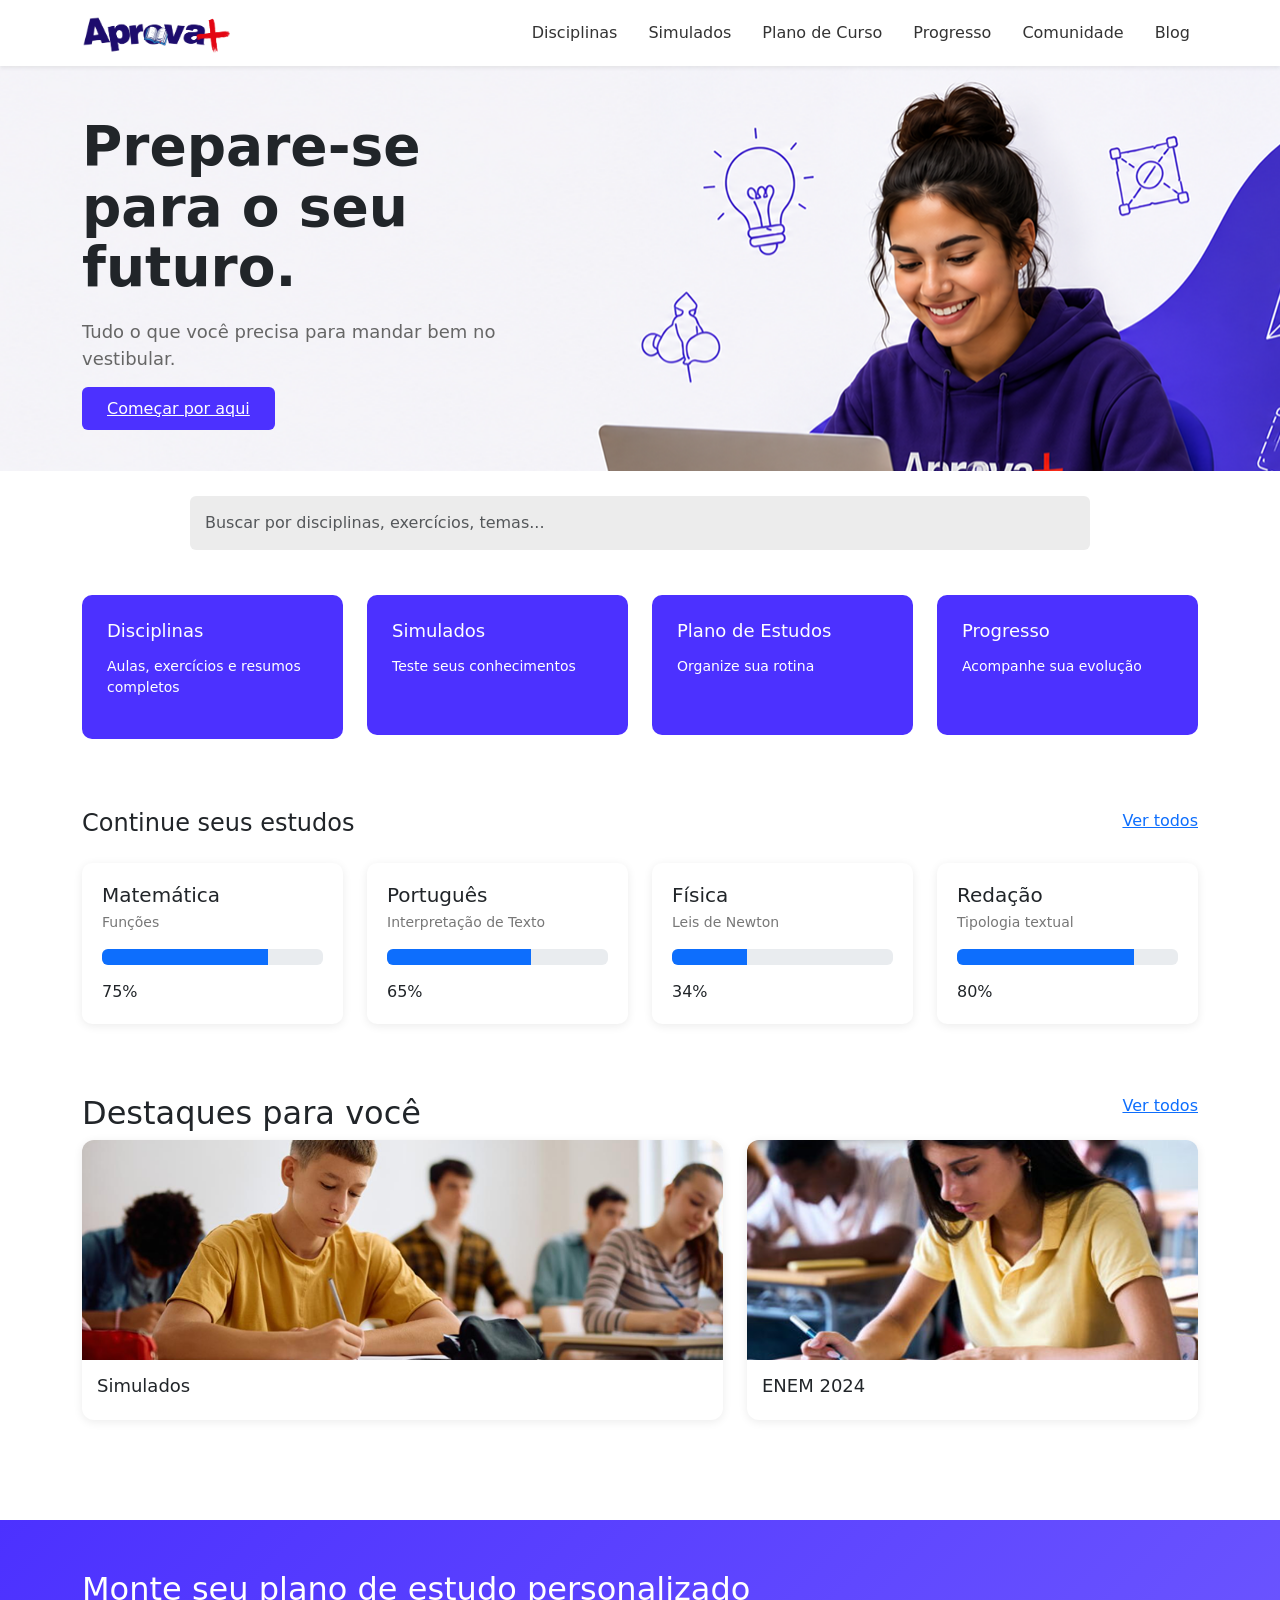
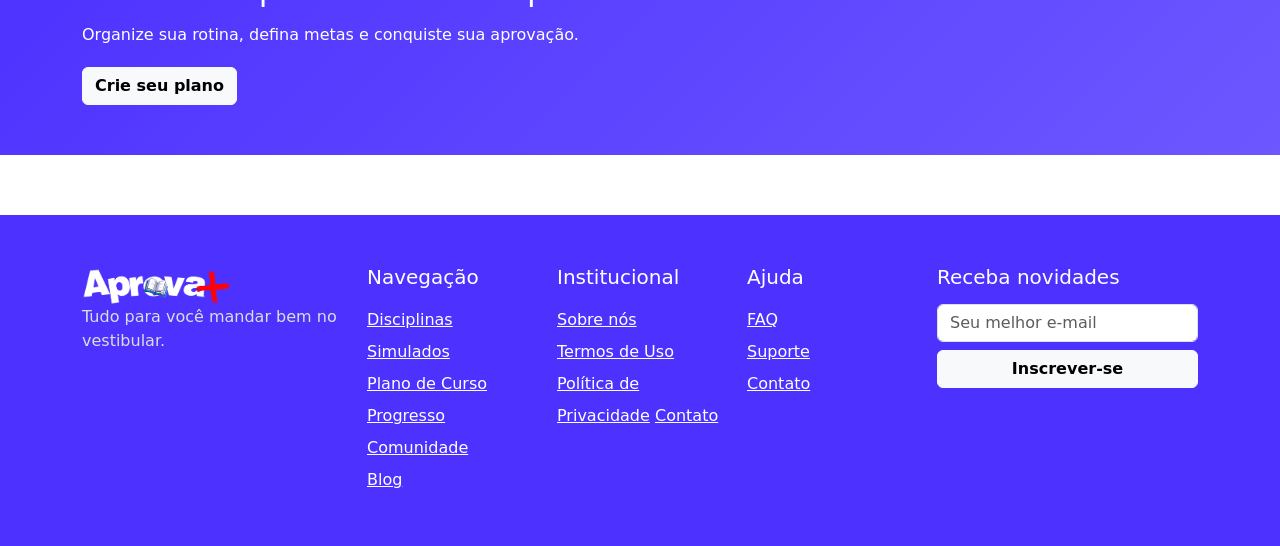
<file: index.html>
<!DOCTYPE html>
<html lang="pt-BR">

<head>
    <meta charset="UTF-8">
    <meta name="viewport" content="width=device-width, initial-scale=1.0">
    <title>Aprova+</title>

    <link rel="stylesheet" href="css/style.css">

    <link href="https://cdn.jsdelivr.net/npm/bootstrap@5.3.3/dist/css/bootstrap.min.css" rel="stylesheet">
</head>

<body>

    <header>
        <nav class="navbar navbar-expand-lg bg-white shadow-sm">
            <div class="container">

                <a class="navbar-brand" href="#">
                    <img src="img/logo.png.png" alt="Aprova+" height="40">
                </a>

                <button class="navbar-toggler" data-bs-toggle="collapse" data-bs-target="#menu">
                    <span class="navbar-toggler-icon"></span>
                </button>

                <div class="collapse navbar-collapse" id="menu">

                    <ul class="navbar-nav ms-auto">

                        <li class="nav-item">
                            <a class="nav-link" href="pages/materia.html">Disciplinas</a>
                        </li>

                        <li class="nav-item">
                            <a class="nav-link" href="pages/simulados.html">Simulados</a>
                        </li>

                        <li class="nav-item">
                            <a class="nav-link" href="pages/plano.html">Plano de Curso</a>
                        </li>

                        <li class="nav-item">
                            <a class="nav-link" href="pages/progresso.html">Progresso</a>
                        </li>

                        <li class="nav-item">
                            <a class="nav-link" href="pages/comunidade.html">Comunidade</a>
                        </li>

                        <li class="nav-item">
                            <a class="nav-link" href="pages/blog.html">Blog</a>
                        </li>

                    </ul>

                </div>

            </div>
        </nav>
        
        
    </header>

    <main>

        <section id="hero" style="background-image: url('img/home.png.png'); ">

            <div class="container">

                <div class="row align-items-center">

                    <div class="col-lg-5">

                        <h1>
                            Prepare-se<br>
                            para o seu<br>
                            futuro.
                        </h1>

                        <p>
                            Tudo o que você precisa para mandar bem no vestibular.
                        </p>

                        <a href="pages/contato.html" class=".btn btn-roxo">
                            Começar por aqui
                        </a>

                    </div>

                    <div class="col-lg-7 text-center">




                    </div>

                </div>

            </div>

        </section>

        <section class="busca">

            <div class="container">

                <input type="text"
                    placeholder="Buscar por disciplinas, exercícios, temas..."
                    class="form-control">

            </div>

        </section>

        <section class="atalhos">

            <div class="container">

                <div class="row">

                    <div class="col-md-3" >
                        <div class="atalho-card">
                            <h5>Disciplinas</h5>
                            <p>Aulas, exercícios e resumos completos</p>
                        </div>
                    </div>

                    <div class="col-md-3">
                        <div class="atalho-card">
                            <h5>Simulados</h5>
                            <p>Teste seus conhecimentos</p>
                        </div>
                    </div>

                    <div class="col-md-3">
                        <div class="atalho-card" >
                            <h5>Plano de Estudos</h5>
                            <p>Organize sua rotina</p>
                        </div>
                    </div>

                    <div class="col-md-3">
                        <div class="atalho-card">
                            <h5>Progresso</h5>
                            <p>Acompanhe sua evolução</p>
                        </div>
                    </div>

                </div>

            </div>

        </section>

        <section class="continuar">

            <div class="container">

                <div class="d-flex justify-content-between">
                    <h2>Continue seus estudos</h2>
                    <a href="#">Ver todos</a>
                </div>

                <div class="row">

                    <div class="col-md-3">

                        <div class="materia-card">

                            <h5>Matemática</h5>
                            <p>Funções</p>

                            <div class="progress">
                                <div class="progress-bar" style="width:75%"></div>
                            </div>

                            <span>75%</span>

                        </div>

                    </div>

                    <div class="col-md-3">

                        <div class="materia-card">

                            <h5>Português</h5>
                            <p>Interpretação de Texto</p>

                            <div class="progress">
                                <div class="progress-bar" style="width:65%"></div>
                            </div>

                            <span>65%</span>

                        </div>

                    </div>

                    <div class="col-md-3">

                        <div class="materia-card">

                            <h5>Física</h5>
                            <p>Leis de Newton</p>

                            <div class="progress">
                                <div class="progress-bar" style="width:34%"></div>
                            </div>

                            <span>34%</span>

                        </div>

                    </div>

                    <div class="col-md-3">

                        <div class="materia-card">

                            <h5>Redação</h5>
                            <p>Tipologia textual</p>

                            <div class="progress">
                                <div class="progress-bar" style="width:80%"></div>
                            </div>

                            <span>80%</span>

                        </div>

                    </div>

                </div>

            </div>

        </section>

        <section class="destaques">

            <div class="container">

                <div class="d-flex justify-content-between">
                    <h2>Destaques para você</h2>
                    <a href="#">Ver todos</a>
                </div>

                <div class="row">

                    <div class="col-md-7">

                        <div class="banner-card">
                            <img src="img/img1.png" class="img-fluid">
                            <h4>Simulados</h4>
                        </div>

                    </div>

                    <div class="col-md-5">

                        <div class="banner-card">
                            <img src="img/img2.png" class="img-fluid">
                            <h4>ENEM 2024</h4>
                        </div>

                    </div>

                   

                </div>

            </div>

        </section>

        <section class="plano-estudos">

            <div class="container">

                <div class="row align-items-center">

                    <div class="col-md-8">

                        <h2>
                            Monte seu plano de estudo personalizado
                        </h2>

                        <p>
                            Organize sua rotina, defina metas e conquiste sua aprovação.
                        </p>

                        <a href="#" class="btn btn-light">
                            Crie seu plano
                        </a>

                    </div>

                    <div class="col-md-4 text-center">

                

                    </div>

                </div>

            </div>

        </section>

     
    </main>

    <footer>

        <div class="container">

            <div class="row">

                <div class="col-md-3">

                    <img src="img/logo aprova+ branca.png" height="40">

                    <p>
                        Tudo para você mandar bem no vestibular.
                    </p>

                </div>

                <div class="col-md-2">

                    <h5>Navegação</h5>

                    <a href="pages/materia.html">Disciplinas</a><br>
                    <a href="pages/simulados.html">Simulados</a><br>
                    <a href="pages/plano.html">Plano de Curso</a><br>
                    <a href="pages/progresso.html">Progresso</a><br>
                     <a href="pages/comunidade.html">Comunidade</a><br>
                      <a href="pages/blog.html">Blog</a>



                </div>

                <div class="col-md-2">

                    <h5>Institucional</h5>

                    <a href="#">Sobre nós</a><br>
                    <a href="#">Termos de Uso</a><br>
                    <a href="#">Política de Privacidade</a>
                     <a href="#">Contato</a><br>

                </div>

                 <div class="col-md-2">

                    <h5>Ajuda</h5>

                    <a href="#">FAQ</a><br>
                       <a href="#">Suporte</a><br>
                     <a href="#">Contato</a><br>

                </div>

                <div class="col-md-3">

                    <h5>Receba novidades</h5>

                    <input type="email"
                        placeholder="Seu melhor e-mail"
                        class="form-control mb-2">

                    <button class="btn btn-light w-100">
                        Inscrever-se
                    </button>

                </div>

            </div>

        </div>

    </footer>

    <script src="https://cdn.jsdelivr.net/npm/bootstrap@5.3.3/dist/js/bootstrap.bundle.min.js"></script>

</body>

</html>
</file>
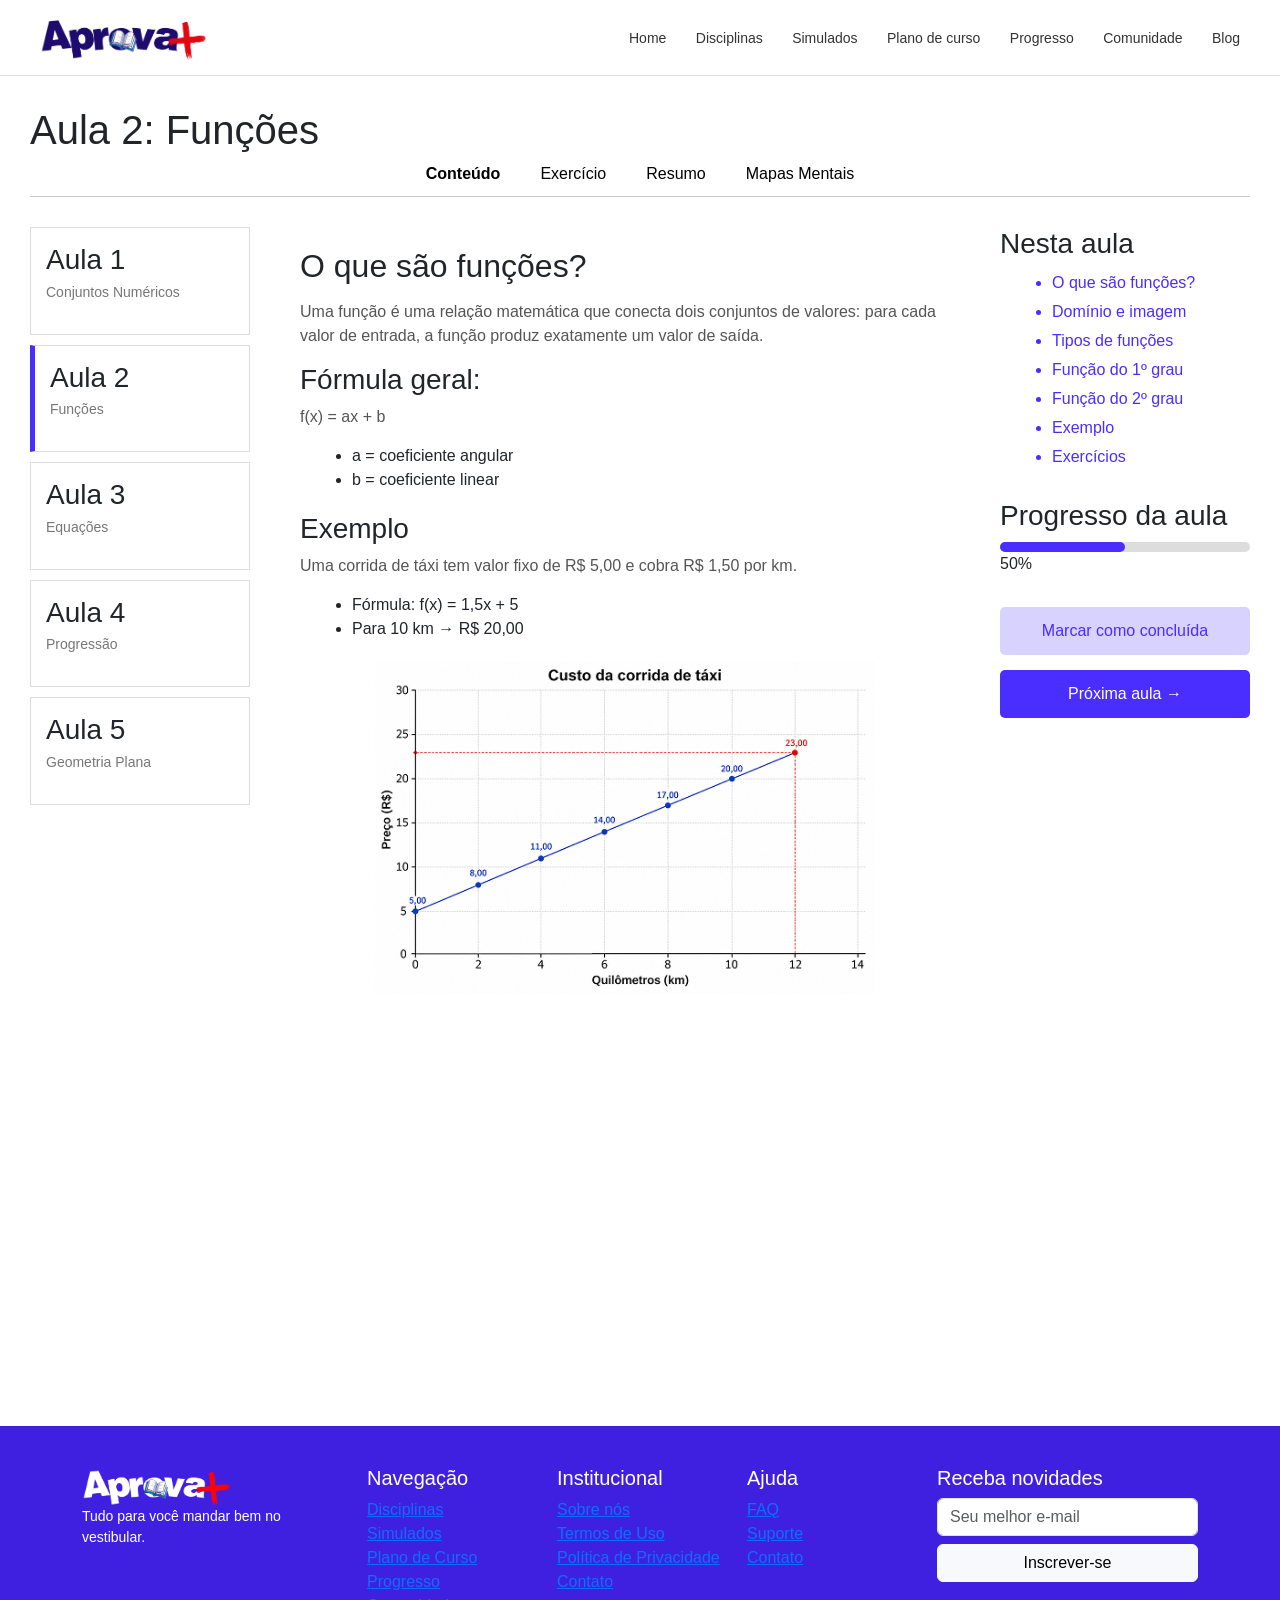
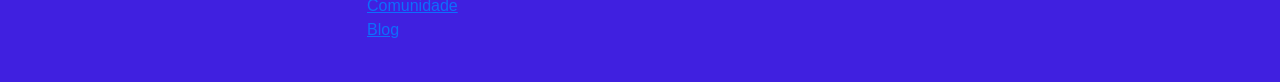
<file: pages/aula.html>
<!DOCTYPE html>
<html lang="pt-BR">
<head>
    <meta charset="UTF-8">
    <meta name="viewport" content="width=device-width, initial-scale=1.0">
    <title>Aula 2 - Funções</title>
    <link rel="stylesheet" href="../css/styleaula.css">
    <link href="https://cdn.jsdelivr.net/npm/bootstrap@5.3.3/dist/css/bootstrap.min.css" rel="stylesheet">

</head>
<body>

    <header>
        <div class="logo">
            <img src="../img/logo.png.png" alt="Aprova+">
        </div>

        <nav>
            <a href="../index.html">Home</a>
            <a href="../pages/materia.html">Disciplinas</a>
            <a href="../pages/simulados.html">Simulados</a>
            <a href="../pages/plano.html">Plano de curso</a>
            <a href="../pages/progresso.html">Progresso</a>
            <a href="../pages/comunidade.html">Comunidade</a>
            <a href="../pages/blog.html">Blog</a>
        </nav>
        
    
    </header>

    <main>

        <h1>Aula 2: Funções</h1>

        <div class="abas">
            <a href="#" class="ativa">Conteúdo</a>
            <a href="#">Exercício</a>
            <a href="#">Resumo</a>
            <a href="#">Mapas Mentais</a>
        </div>

        <section class="conteudo-geral">

            <!-- Menu lateral -->
            <aside class="menu-aulas">

                <div class="aula">
                    <h3>Aula 1</h3>
                    <p>Conjuntos Numéricos</p>
                </div>

                <div class="aula selecionada">
                    <h3>Aula 2</h3>
                    <p>Funções</p>
                </div>

                <div class="aula">
                    <h3>Aula 3</h3>
                    <p>Equações</p>
                </div>

                <div class="aula">
                    <h3>Aula 4</h3>
                    <p>Progressão</p>
                </div>

                <div class="aula">
                    <h3>Aula 5</h3>
                    <p>Geometria Plana</p>
                </div>

            </aside>

            <section class="conteudo">

                <h2>O que são funções?</h2>

                <p>
                    Uma função é uma relação matemática que conecta dois conjuntos de valores:
                    para cada valor de entrada, a função produz exatamente um valor de saída.
                </p>

                <h3>Fórmula geral:</h3>

                <p>
                    f(x) = ax + b
                </p>

                <ul>
                    <li>a = coeficiente angular</li>
                    <li>b = coeficiente linear</li>
                </ul>

                <h3>Exemplo</h3>

                <p>
                    Uma corrida de táxi tem valor fixo de R$ 5,00 e cobra R$ 1,50 por km.
                </p>

                <ul>
                    <li>Fórmula: f(x) = 1,5x + 5</li>
                    <li>Para 10 km → R$ 20,00</li>
                </ul>

                <img src="../img/grafico.png" alt="Gráfico da função" class="grafico">

            </section>

       
            <aside class="lateral">

                <h3>Nesta aula</h3>

                <ul>
                    <li>O que são funções?</li>
                    <li>Domínio e imagem</li>
                    <li>Tipos de funções</li>
                    <li>Função do 1º grau</li>
                    <li>Função do 2º grau</li>
                    <li>Exemplo</li>
                    <li>Exercícios</li>
                </ul>

                <h3>Progresso da aula</h3>

                <div class="barra">
                    <div class="preenchimento"></div>
                </div>

                <p>50%</p>

                <button class="btn-concluir">
                    Marcar como concluída
                </button>

                <button class="btn-proxima">
                    Próxima aula →
                </button>

            </aside>

        </section>

    </main>

    <iframe width="560" height="315" src="https://www.youtube.com/embed/xpv-SWbDUr8?si=knUMVpurvGlTQN4D" title="YouTube video player" frameborder="0" allow="accelerometer; autoplay; clipboard-write; encrypted-media; gyroscope; picture-in-picture; web-share" referrerpolicy="strict-origin-when-cross-origin" allowfullscreen></iframe>

   <footer>

    <div class="container">

        <div class="row">

            <div class="col-md-3">

                <img src="../img/logo aprova+ branca.png" height="40" alt="Aprova+">

                <p>
                    Tudo para você mandar bem no vestibular.
                </p>

            </div>

            <div class="col-md-2">

                <h5>Navegação</h5>

                <a href="../pages/materia.html">Disciplinas</a><br>
                <a href="../pages/simulados.html">Simulados</a><br>
                <a href="../pages/plano.html">Plano de Curso</a><br>
                <a href="../pages/progresso.html">Progresso</a><br>
                <a href="../pages/comunidade.html">Comunidade</a><br>
                <a href="../pages/blog.html">Blog</a>

            </div>

            <div class="col-md-2">

                <h5>Institucional</h5>

                <a href="#">Sobre nós</a><br>
                <a href="#">Termos de Uso</a><br>
                <a href="#">Política de Privacidade</a><br>
                <a href="#">Contato</a>

            </div>

            <div class="col-md-2">

                <h5>Ajuda</h5>

                <a href="#">FAQ</a><br>
                <a href="#">Suporte</a><br>
                <a href="#">Contato</a>

            </div>

            <div class="col-md-3">

                <h5>Receba novidades</h5>

                <input
                    type="email"
                    placeholder="Seu melhor e-mail"
                    class="form-control mb-2">

                <button class="btn btn-light w-100">
                    Inscrever-se
                </button>

            </div>

        </div>

    </div>

</footer>

</body>
</html>
</file>
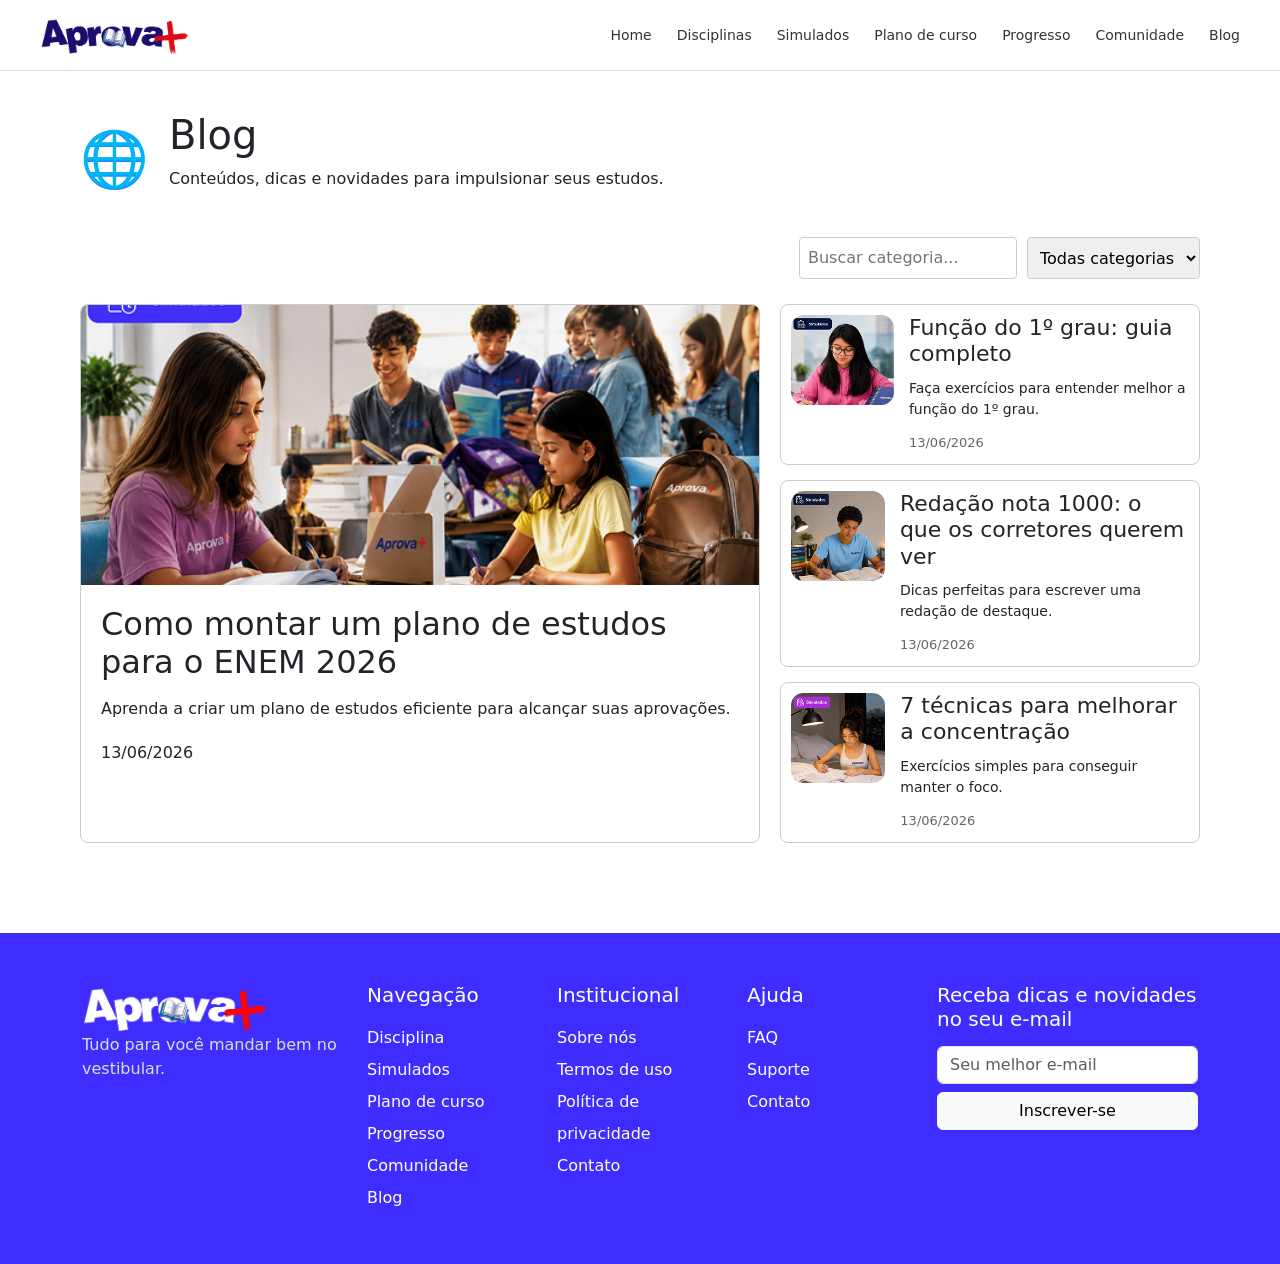
<file: pages/blog.html>
<!DOCTYPE html>
<html lang="pt-BR">
<head>
    <meta charset="UTF-8">
    <meta name="viewport" content="width=device-width, initial-scale=1.0">
    <title>Blog - Aprova+</title>

    <link rel="stylesheet" href="../css/styleblog.css">
    <link href="https://cdn.jsdelivr.net/npm/bootstrap@5.3.3/dist/css/bootstrap.min.css" rel="stylesheet">
</head>

<body>

<header class="topo">

    <div class="logo">
        <img src="../img/logo.png.png" alt="Aprova+">
    </div>

    <nav class="menu">
        <a href="../index.html">Home</a>
        <a href="../pages/materia.html">Disciplinas</a>
        <a href="../pages/simulados.html">Simulados</a>
        <a href="../pages/plano.html">Plano de curso</a>
        <a href="../pages/progresso.html">Progresso</a>
        <a href="../pages/comunidade.html">Comunidade</a>
        <a href="../pages/blog.html">Blog</a>
    </nav>



</header>

<main class="container-blog">

    <section class="titulo-blog">

        <div class="icone">
            🌐
        </div>

        <div>
            <h1>Blog</h1>
            <p>Conteúdos, dicas e novidades para impulsionar seus estudos.</p>
        </div>

    </section>

    <div class="filtros">

        <input type="text" placeholder="Buscar categoria...">

        <select>
            <option>Todas categorias</option>
            <option>ENEM</option>
            <option>Redação</option>
            <option>Estudos</option>
        </select>

    </div>

    <section class="posts">

        <article class="post-destaque">

            <img src="../img/blog1.png" alt="Plano de estudos">

            <div class="conteudo-post">
                <h2>Como montar um plano de estudos para o ENEM 2026</h2>

                <p>
                    Aprenda a criar um plano de estudos eficiente para alcançar
                    suas aprovações.
                </p>

                <span>13/06/2026</span>
            </div>

        </article>

        <div class="posts-laterais">

            <article class="mini-post">

                <img src="../img/blog2.png" alt="Função do 1º grau">

                <div>
                    <h3>Função do 1º grau: guia completo</h3>
                    <p>
                        Faça exercícios para entender melhor a função do 1º grau.
                    </p>
                    <span>13/06/2026</span>
                </div>

            </article>

            <article class="mini-post">

                <img src="../img/blog3.png" alt="Redação">

                <div>
                    <h3>Redação nota 1000: o que os corretores querem ver</h3>
                    <p>
                        Dicas perfeitas para escrever uma redação de destaque.
                    </p>
                    <span>13/06/2026</span>
                </div>

            </article>

            <article class="mini-post">

                <img src="../img/blog4.png" alt="Concentração">

                <div>
                    <h3>7 técnicas para melhorar a concentração</h3>
                    <p>
                        Exercícios simples para conseguir manter o foco.
                    </p>
                    <span>13/06/2026</span>
                </div>

            </article>

        </div>

    </section>

</main>

<footer>

    <div class="container">

        <div class="row">

            <div class="col-md-3">

                <img src="../img/logo aprova+ branca.png" height="50" alt="">

                <p>
                    Tudo para você mandar bem no vestibular.
                </p>

               

            </div>

            <div class="col-md-2">

                <h5>Navegação</h5>

                <a href="../pages/materia.html">Disciplina</a><br>
                <a href="../pages/simulados.html">Simulados</a><br>
                <a href="../pages/plano.html">Plano de curso</a><br>
                <a href="../pages/progresso.html">Progresso</a><br>
                <a href="../pages/comunidade.html">Comunidade</a><br>
                <a href="../pages/blog.html">Blog</a>

            </div>

            <div class="col-md-2">

                <h5>Institucional</h5>

                <a href="#">Sobre nós</a><br>
                <a href="#">Termos de uso</a><br>
                <a href="#">Política de privacidade</a><br>
                <a href="#">Contato</a>

            </div>

            <div class="col-md-2">

                <h5>Ajuda</h5>

                <a href="#">FAQ</a><br>
                <a href="#">Suporte</a><br>
                <a href="#">Contato</a>

            </div>

            <div class="col-md-3">

                <h5>Receba dicas e novidades no seu e-mail</h5>

                <input type="email"
                       class="form-control mb-2"
                       placeholder="Seu melhor e-mail">

                <button class="btn btn-light w-100">
                    Inscrever-se
                </button>

            </div>

        </div>

    </div>

</footer>

</body>
</html>
</file>
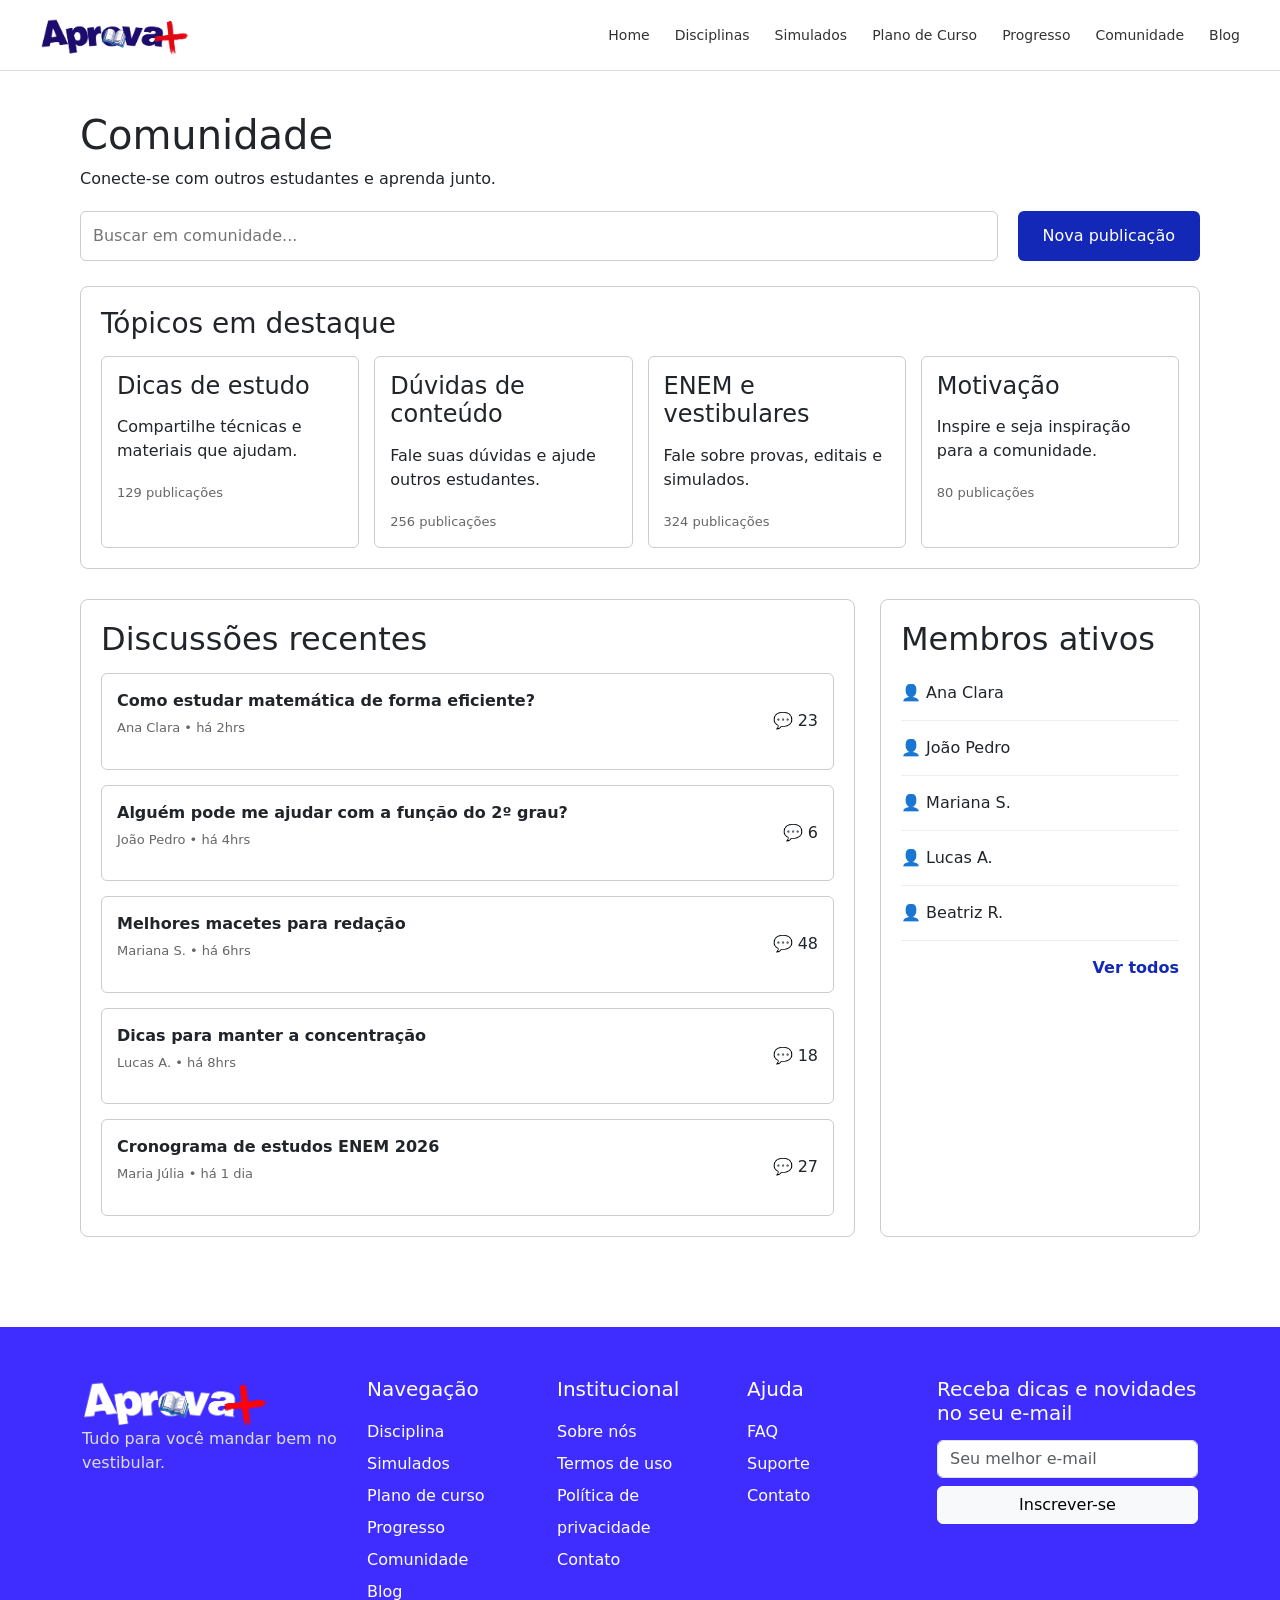
<file: pages/comunidade.html>
<!DOCTYPE html>
<html lang="pt-BR">

<head>
    <meta charset="UTF-8">
    <meta name="viewport" content="width=device-width, initial-scale=1.0">
    <title>Comunidade - Aprova+</title>

    <link rel="stylesheet" href="../css/stylecomunidade.css">

    <link href="https://cdn.jsdelivr.net/npm/bootstrap@5.3.3/dist/css/bootstrap.min.css" rel="stylesheet">
</head>

<body>

<header class="topo">

    <div class="logo">
        <img src="../img/logo.png.png" alt="Aprova+">
    </div>

    <nav class="menu">
        <a href="../index.html">Home</a>
        <a href="../pages/materia.html">Disciplinas</a>
        <a href="../pages/simulados.html">Simulados</a>
        <a href="../pages/plano.html">Plano de Curso</a>
        <a href="../pages/progresso.html">Progresso</a>
        <a href="../pages/comunidade.html">Comunidade</a>
        <a href="../pages/blog.html">Blog</a>
    </nav>

 

</header>

<main class="container-comunidade">

    <section class="cabecalho">

        <h1>Comunidade</h1>

        <p>
            Conecte-se com outros estudantes e aprenda junto.
        </p>

        <div class="acoes">

            <input
                type="text"
                placeholder="Buscar em comunidade...">

            <button>
                Nova publicação
            </button>

        </div>

    </section>

    <section class="topicos">

        <h3>Tópicos em destaque</h3>

        <div class="cards-topicos">

            <div class="card-topico">
                <h4>Dicas de estudo</h4>
                <p>Compartilhe técnicas e materiais que ajudam.</p>
                <span>129 publicações</span>
            </div>

            <div class="card-topico">
                <h4>Dúvidas de conteúdo</h4>
                <p>Fale suas dúvidas e ajude outros estudantes.</p>
                <span>256 publicações</span>
            </div>

            <div class="card-topico">
                <h4>ENEM e vestibulares</h4>
                <p>Fale sobre provas, editais e simulados.</p>
                <span>324 publicações</span>
            </div>

            <div class="card-topico">
                <h4>Motivação</h4>
                <p>Inspire e seja inspiração para a comunidade.</p>
                <span>80 publicações</span>
            </div>

        </div>

    </section>

    <section class="conteudo">

        <div class="discussoes">

            <h2>Discussões recentes</h2>

            <div class="post">
                <div>
                    <strong>Como estudar matemática de forma eficiente?</strong>
                    <p>Ana Clara • há 2hrs</p>
                </div>
                <span>💬 23</span>
            </div>

            <div class="post">
                <div>
                    <strong>Alguém pode me ajudar com a função do 2º grau?</strong>
                    <p>João Pedro • há 4hrs</p>
                </div>
                <span>💬 6</span>
            </div>

            <div class="post">
                <div>
                    <strong>Melhores macetes para redação</strong>
                    <p>Mariana S. • há 6hrs</p>
                </div>
                <span>💬 48</span>
            </div>

            <div class="post">
                <div>
                    <strong>Dicas para manter a concentração</strong>
                    <p>Lucas A. • há 8hrs</p>
                </div>
                <span>💬 18</span>
            </div>

            <div class="post">
                <div>
                    <strong>Cronograma de estudos ENEM 2026</strong>
                    <p>Maria Júlia • há 1 dia</p>
                </div>
                <span>💬 27</span>
            </div>

        </div>

        <aside class="membros">

            <h2>Membros ativos</h2>

            <div class="membro">
                👤 Ana Clara
            </div>

            <div class="membro">
                👤 João Pedro
            </div>

            <div class="membro">
                👤 Mariana S.
            </div>

            <div class="membro">
                👤 Lucas A.
            </div>

            <div class="membro">
                👤 Beatriz R.
            </div>

            <a href="#" class="ver-todos">
                Ver todos
            </a>

        </aside>

    </section>

</main>

<footer>

    <div class="container">

        <div class="row">

            <div class="col-md-3">

                <img src="../img/logo aprova+ branca.png" height="50" alt="">

                <p>
                    Tudo para você mandar bem no vestibular.
                </p>

               
                

            </div>

            <div class="col-md-2">

                <h5>Navegação</h5>

                <a href="../pages/materia.html">Disciplina</a><br>
                <a href="../pages/simulados.html">Simulados</a><br>
                <a href="../pages/plano.html">Plano de curso</a><br>
                <a href="../pages/progresso.html">Progresso</a><br>
                <a href="../pages/comunidade.html">Comunidade</a><br>
                <a href="../pages/blog.html">Blog</a>

            </div>

            <div class="col-md-2">

                <h5>Institucional</h5>

                <a href="#">Sobre nós</a><br>
                <a href="#">Termos de uso</a><br>
                <a href="#">Política de privacidade</a><br>
                <a href="#">Contato</a>

            </div>

            <div class="col-md-2">

                <h5>Ajuda</h5>

                <a href="#">FAQ</a><br>
                <a href="#">Suporte</a><br>
                <a href="#">Contato</a>

            </div>

            <div class="col-md-3">

                <h5>Receba dicas e novidades no seu e-mail</h5>

                <input
                    type="email"
                    class="form-control mb-2"
                    placeholder="Seu melhor e-mail">

                <button class="btn btn-light w-100">
                    Inscrever-se
                </button>

            </div>

        </div>

    </div>

</footer>

</body>
</html>
</file>
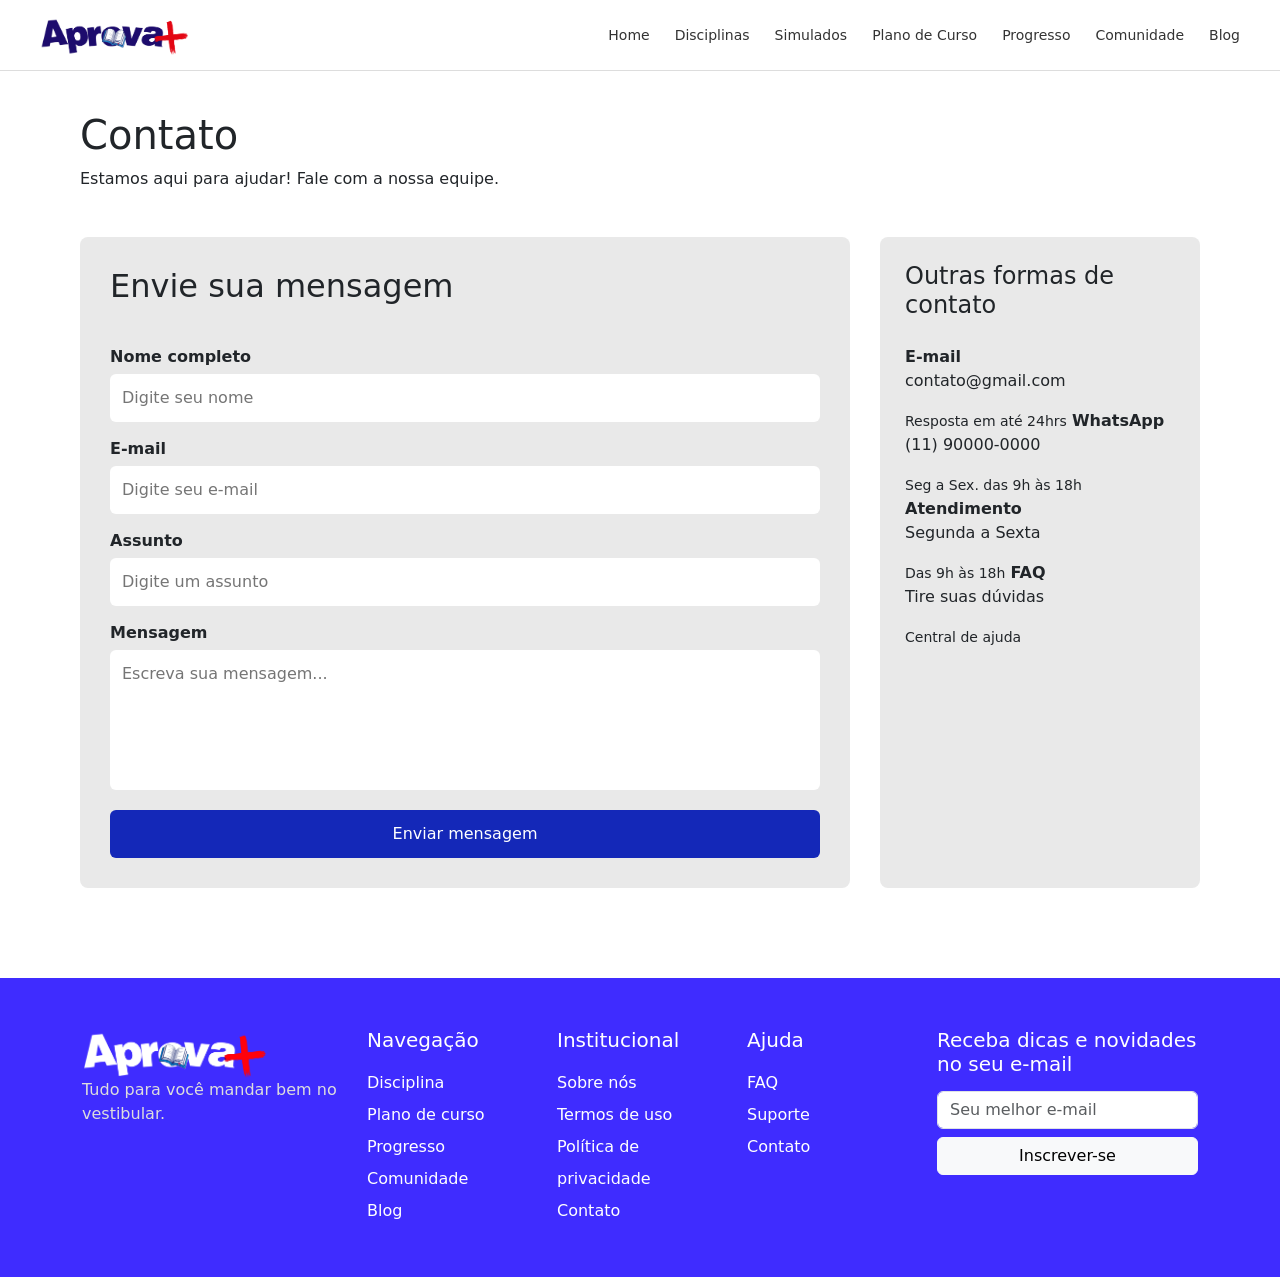
<file: pages/contato.html>
<!DOCTYPE html>
<html lang="pt-BR">

<head>
    <meta charset="UTF-8">
    <meta name="viewport" content="width=device-width, initial-scale=1.0">
    <title>Contato - Aprova+</title>

    <link rel="stylesheet" href="../css/stylecontato.css">

    <link href="https://cdn.jsdelivr.net/npm/bootstrap@5.3.3/dist/css/bootstrap.min.css" rel="stylesheet">
</head>

<body>

<header class="topo">

    <div class="logo">
        <img src="../img/logo.png.png" alt="Aprova+">
    </div>

    <nav class="menu">
        <a href="../index.html">Home</a>
        <a href="materia.html">Disciplinas</a>
        <a href="simulados.html">Simulados</a>
        <a href="plano.html">Plano de Curso</a>
        <a href="progresso.html">Progresso</a>
        <a href="comunidade.html">Comunidade</a>
        <a href="../pages/blog.html">Blog</a>
    </nav>



</header>

<main class="container-contato">

    <section class="titulo">

        
        <div>
            <h1>Contato</h1>
            <p>Estamos aqui para ajudar! Fale com a nossa equipe.</p>
        </div>

    </section>

    <section class="conteudo-contato">

        <div class="formulario">

            <h2>Envie sua mensagem</h2>

            <form>

                <label>Nome completo</label>
                <input type="text" placeholder="Digite seu nome">

                <label>E-mail</label>
                <input type="email" placeholder="Digite seu e-mail">

                <label>Assunto</label>
                <input type="text" placeholder="Digite um assunto">

                <label>Mensagem</label>
                <textarea placeholder="Escreva sua mensagem..."></textarea>

                <button type="submit">
                    Enviar mensagem
                </button>

            </form>

        </div>

        <aside class="info-contato">

            <h4>Outras formas de contato</h4>

            
                    <strong>E-mail</strong>
                    <p>contato@gmail.com</p>
                    <small>Resposta em até 24hrs</small>
                </div>
            </div>

            
                    <strong>WhatsApp</strong>
                    <p>(11) 90000-0000</p>
                    <small>Seg a Sex. das 9h às 18h</small>
                </div>
            </div>

           
                    <strong>Atendimento</strong>
                    <p>Segunda a Sexta</p>
                    <small>Das 9h às 18h</small>
                </div>
            </div>

            
                    <strong>FAQ</strong>
                    <p>Tire suas dúvidas</p>
                    <small>Central de ajuda</small>
                </div>
            </div>

        </aside>

    </section>

</main>

<footer>

    <div class="container">

        <div class="row">

            <div class="col-md-3">

                <img src="../img/logo aprova+ branca.png"
                     height="50"
                     alt="Aprova+">

                <p>
                    Tudo para você mandar bem no vestibular.
                </p>

                

            </div>

            <div class="col-md-2">

                <h5>Navegação</h5>

                <a href="../pages/materia.html">Disciplina</a><br>
                <a href="../>Simulados</a><br>
                <a href="#">Plano de curso</a><br>
                <a href="../pages/progresso.html">Progresso</a><br>
                <a href="../pages/comunidade.html">Comunidade</a><br>
                <a href="../pages/blog.html">Blog</a>

            </div>

            <div class="col-md-2">

                <h5>Institucional</h5>

                <a href="#">Sobre nós</a><br>
                <a href="#">Termos de uso</a><br>
                <a href="#">Política de privacidade</a><br>
                <a href="#">Contato</a>

            </div>

            <div class="col-md-2">

                <h5>Ajuda</h5>

                <a href="#">FAQ</a><br>
                <a href="#">Suporte</a><br>
                <a href="#">Contato</a>

            </div>

            <div class="col-md-3">

                <h5>Receba dicas e novidades no seu e-mail</h5>

                <input type="email"
                       class="form-control mb-2"
                       placeholder="Seu melhor e-mail">

                <button class="btn btn-light w-100">
                    Inscrever-se
                </button>

            </div>

        </div>

    </div>

</footer>

</body>
</html>
</file>
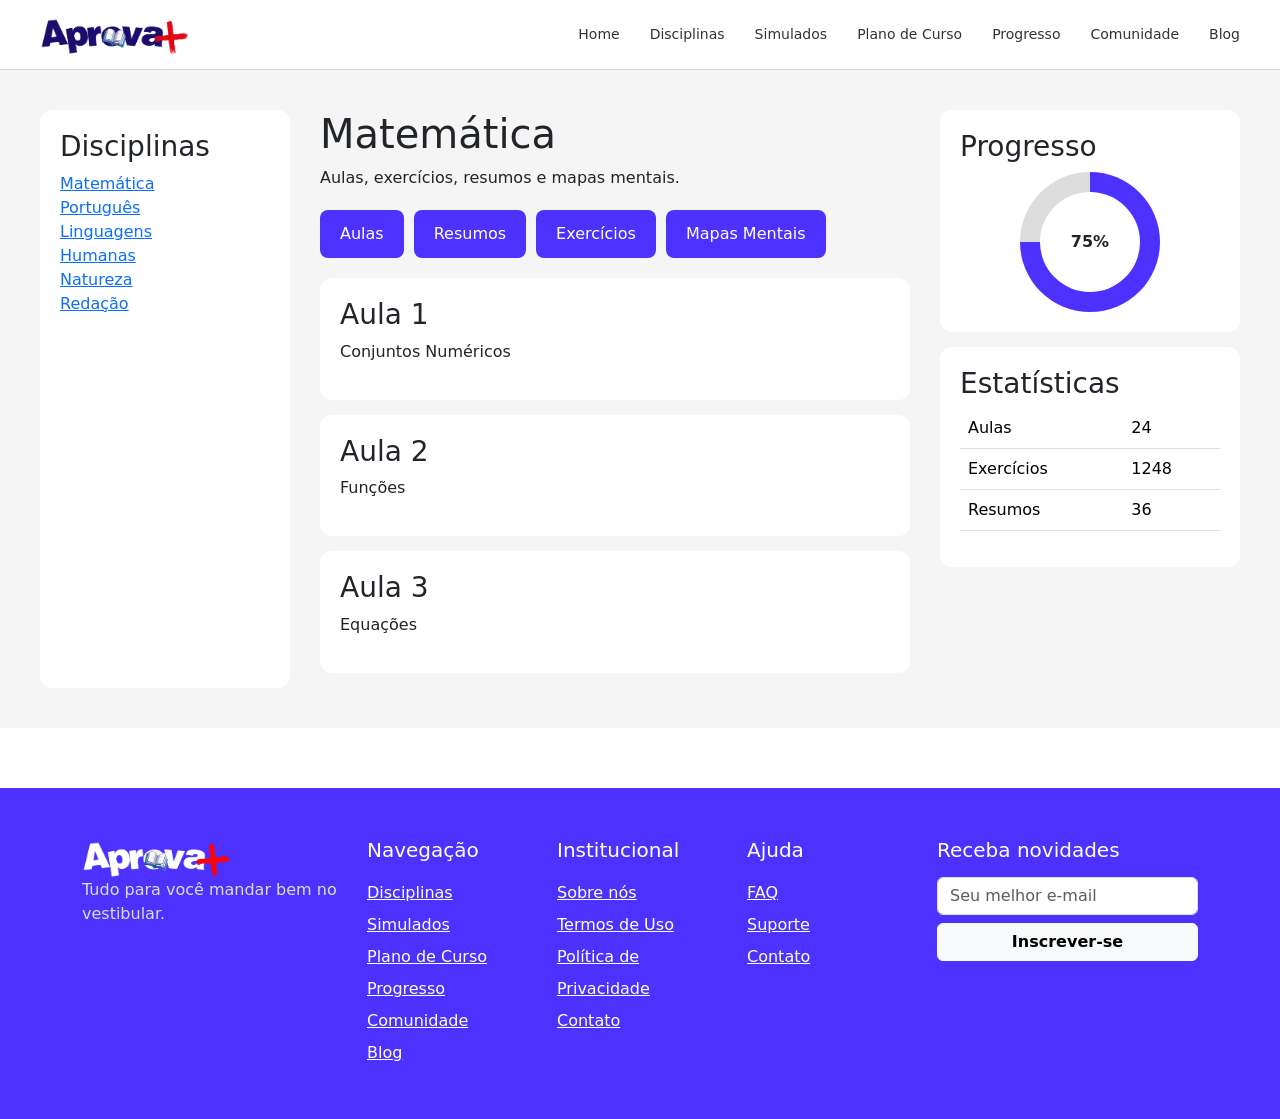
<file: pages/materia.html>
<!DOCTYPE html>
<html lang="pt-BR">

<head>
    <meta charset="UTF-8">
    <meta name="viewport" content="width=device-width, initial-scale=1.0">

    <title>Matemática - Aprova+</title>

    <link rel="stylesheet" href="../css/stylemat.css">

    <link href="https://cdn.jsdelivr.net/npm/bootstrap@5.3.3/dist/css/bootstrap.min.css" rel="stylesheet">
</head>

<body>

    <header class="topo">

        <div class="logo">
            <img src="../img/logo.png.png" alt="Aprova+">
        </div>

        <nav class="menu">
            <a href="../index.html">Home</a>
            <a href="materia.html">Disciplinas</a>
            <a href="../pages/simulados.html">Simulados</a>
            <a href="plano.html">Plano de Curso</a>
            <a href="../pages/progresso.html">Progresso</a>
            <a href="../pages/comunidade.html">Comunidade</a>
            <a href="../pages/blog.html">Blog</a>
        </nav>
        
  
    </header>

    <main class="materia-page">

        <aside class="menu-lateral">

            <h3>Disciplinas</h3>

            <a href="#">Matemática</a><br>
            <a href="#">Português</a><br>
            <a href="#">Linguagens</a><br>
            <a href="#">Humanas</a><br>
            <a href="#">Natureza</a><br>
            <a href="#">Redação</a>

        </aside>

        <section class="conteudo">

            <h1>Matemática</h1>

            <p>
                Aulas, exercícios, resumos e mapas mentais.
            </p>

            <div class="abas">

                <button>Aulas</button>
                <button>Resumos</button>
                <button>Exercícios</button>
                <button>Mapas Mentais</button>

            </div>

             <a href="../pages/aula.html" class="link-aula">

            <article class="aula">

                <h3>Aula 1</h3>
                <p>Conjuntos Numéricos</p>

            </article>

            <a href="../pages/aula.html" class="link-aula">

                <article class="aula">

                    <h3>Aula 2</h3>
                    <p>Funções</p>

                </article>

            </a>

            <article class="aula">

                <h3>Aula 3</h3>
                <p>Equações</p>

            </article>

        </section>

        <aside class="sidebar">

            <div class="card-sidebar">

                <h3>Progresso</h3>

                <div class="progresso-circular">
                    <span>75%</span>
                </div>

            </div>

            <div class="card-sidebar">

                <h3>Estatísticas</h3>

                <table class="table">

                    <tr>
                        <td>Aulas</td>
                        <td>24</td>
                    </tr>

                    <tr>
                        <td>Exercícios</td>
                        <td>1248</td>
                    </tr>

                    <tr>
                        <td>Resumos</td>
                        <td>36</td>
                    </tr>

                </table>

            </div>

        </aside>

    </main>

    <footer>

        <div class="container">

            <div class="row">

                <div class="col-md-3">

                    <img src="../img/logo aprova+ branca.png"
                         height="40"
                         alt="Aprova+">

                    <p>
                        Tudo para você mandar bem no vestibular.
                    </p>

                </div>

                <div class="col-md-2">

                    <h5>Navegação</h5>

                    <a href="../pages/materia.html">Disciplinas</a><br>
                    <a href="../pages/simulados.html">Simulados</a><br>
                    <a href="../pages/plano.html">Plano de Curso</a><br>
                    <a href="../pages/progresso.html">Progresso</a><br>
                    <a href="../pages/comunidade.html">Comunidade</a><br>
                    <a href="../pages/blog.html">Blog</a>

                </div>

                <div class="col-md-2">

                    <h5>Institucional</h5>

                    <a href="#">Sobre nós</a><br>
                    <a href="#">Termos de Uso</a><br>
                    <a href="#">Política de Privacidade</a><br>
                    <a href="#">Contato</a>

                </div>

                <div class="col-md-2">

                    <h5>Ajuda</h5>

                    <a href="#">FAQ</a><br>
                    <a href="#">Suporte</a><br>
                    <a href="#">Contato</a>

                </div>

                <div class="col-md-3">

                    <h5>Receba novidades</h5>

                    <input
                        type="email"
                        placeholder="Seu melhor e-mail"
                        class="form-control mb-2">

                    <button class="btn btn-light w-100">
                        Inscrever-se
                    </button>

                </div>

            </div>

        </div>

    </footer>

</body>

</html>
</file>
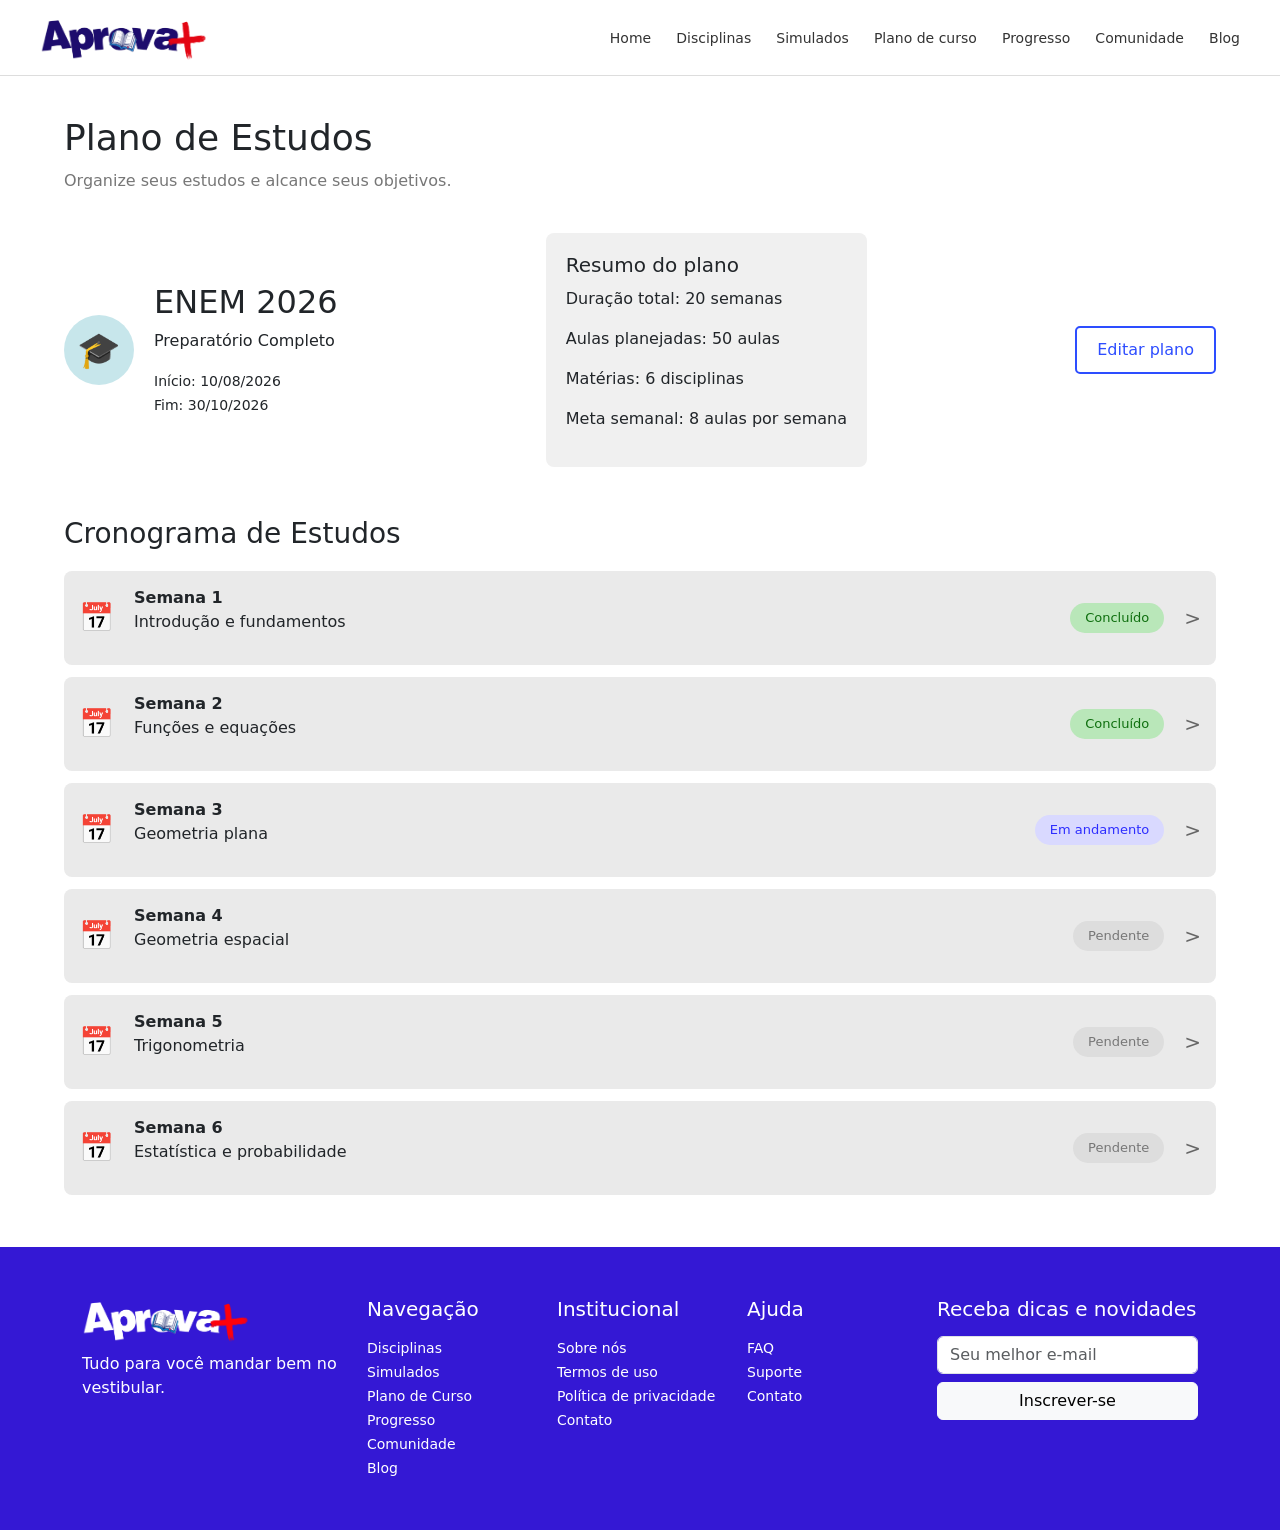
<file: pages/plano.html>
<!DOCTYPE html>
<html lang="pt-BR">
<head>
    <meta charset="UTF-8">
    <meta name="viewport" content="width=device-width, initial-scale=1.0">
    <title>Plano de Estudos</title>

    <link rel="stylesheet" href="../css/styleplano.css">

    <link href="https://cdn.jsdelivr.net/npm/bootstrap@5.3.3/dist/css/bootstrap.min.css" rel="stylesheet">
</head>
<body>

<header>

    <img src="../img/logo.png.png" alt="Aprova+" class="logo">

    <nav>
        
              
        <a href="../index.html">Home</a>
        <a href="../pages/materia.html">Disciplinas</a>
        <a href="../pages/simulados.html">Simulados</a>
        <a href="../pages/plano.html">Plano de curso</a>
        <a href="../pages/progresso.html">Progresso</a>
        <a href="../pages/comunidade.html">Comunidade</a>
        <a href="../pages/blog.html">Blog</a>
    </nav>

     
</header>

<main class="plano-container">

    <section class="titulo">

        <h1>Plano de Estudos</h1>

        <p>Organize seus estudos e alcance seus objetivos.</p>

    </section>

    <section class="plano-atual">

        <div class="curso">

            <div class="icone">
                🎓
            </div>

            <div>
                <h2>ENEM 2026</h2>
                <p>Preparatório Completo</p>

                <small>
                    Início: 10/08/2026<br>
                    Fim: 30/10/2026
                </small>
            </div>

        </div>

        <div class="resumo">

            <h5>Resumo do plano</h5>

            <p>Duração total: 20 semanas</p>
            <p>Aulas planejadas: 50 aulas</p>
            <p>Matérias: 6 disciplinas</p>
            <p>Meta semanal: 8 aulas por semana</p>

        </div>

        <button class="editar">
            Editar plano
        </button>

    </section>

    <section class="cronograma">

        <h3>Cronograma de Estudos</h3>

        <div class="semana concluido">
            <span>📅</span>

            <div>
                <strong>Semana 1</strong>
                <p>Introdução e fundamentos</p>
            </div>

            <span class="status verde">
                Concluído
            </span>

            <span class="seta">></span>
        </div>

        <div class="semana concluido">
            <span>📅</span>

            <div>
                <strong>Semana 2</strong>
                <p>Funções e equações</p>
            </div>

            <span class="status verde">
                Concluído
            </span>

            <span class="seta">></span>
        </div>

        <div class="semana andamento">
            <span>📅</span>

            <div>
                <strong>Semana 3</strong>
                <p>Geometria plana</p>
            </div>

            <span class="status azul">
                Em andamento
            </span>

            <span class="seta">></span>
        </div>

        <div class="semana">
            <span>📅</span>

            <div>
                <strong>Semana 4</strong>
                <p>Geometria espacial</p>
            </div>

            <span class="status cinza">
                Pendente
            </span>

            <span class="seta">></span>
        </div>

        <div class="semana">
            <span>📅</span>

            <div>
                <strong>Semana 5</strong>
                <p>Trigonometria</p>
            </div>

            <span class="status cinza">
                Pendente
            </span>

            <span class="seta">></span>
        </div>

        <div class="semana">
            <span>📅</span>

            <div>
                <strong>Semana 6</strong>
                <p>Estatística e probabilidade</p>
            </div>

            <span class="status cinza">
                Pendente
            </span>

            <span class="seta">></span>
        </div>

    </section>

</main>

<footer>

    <div class="container">

        <div class="row">

            <div class="col-md-3">
                <img src="../img/logo aprova+ branca.png" height="45" alt="">
                <p>Tudo para você mandar bem no vestibular.</p>
            </div>

            <div class="col-md-2">
                <h5>Navegação</h5>
                <a href="../pages/materia.html">Disciplinas</a><br>
                <a href="../pages/progresso.html">Simulados</a><br>
                <a href="../pages/plano.html">Plano de Curso</a><br>
                <a href="../pages/progresso.html">Progresso</a><br>
                <a href="../pages/comunidade.html">Comunidade</a><br>
                <a href="../pages/blog.html">Blog</a>
            </div>

            <div class="col-md-2">
                <h5>Institucional</h5>
                <a href="#">Sobre nós</a><br>
                <a href="#">Termos de uso</a><br>
                <a href="#">Política de privacidade</a><br>
                <a href="#">Contato</a>
            </div>

            <div class="col-md-2">
                <h5>Ajuda</h5>
                <a href="#">FAQ</a><br>
                <a href="#">Suporte</a><br>
                <a href="#">Contato</a>
            </div>

            <div class="col-md-3">
                <h5>Receba dicas e novidades</h5>

                <input type="email"
                       class="form-control mb-2"
                       placeholder="Seu melhor e-mail">

                <button class="btn btn-light w-100">
                    Inscrever-se
                </button>
            </div>

        </div>

    </div>

</footer>

</body>
</html>
</file>
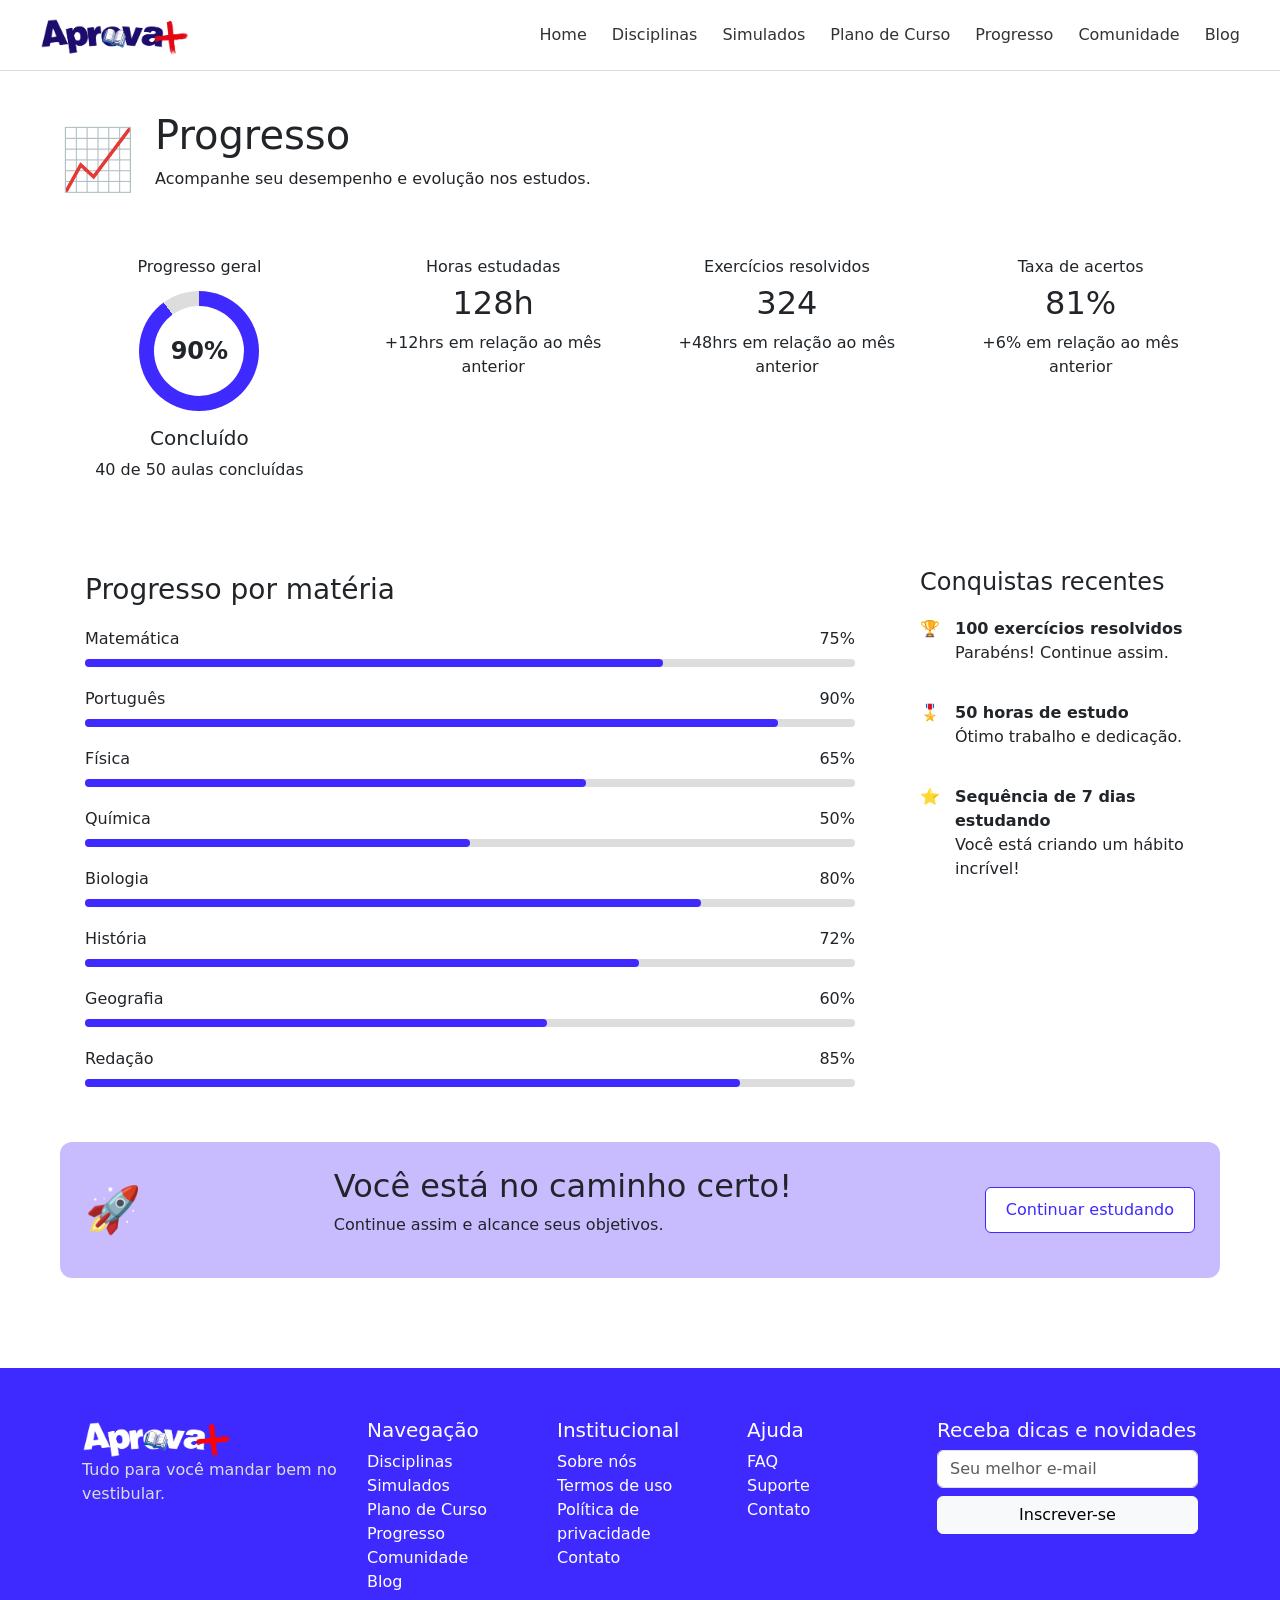
<file: pages/progresso.html>
<!DOCTYPE html>
<html lang="pt-BR">
<head>
    <meta charset="UTF-8">
    <meta name="viewport" content="width=device-width, initial-scale=1.0">
    <title>Progresso</title>

    <link rel="stylesheet" href="../css/styleprogresso.css">

    <link href="https://cdn.jsdelivr.net/npm/bootstrap@5.3.3/dist/css/bootstrap.min.css" rel="stylesheet">
</head>
<body>

<header class="topo">

    <div class="logo">
        <img src="../img/logo.png.png" alt="Aprova+">
    </div>

    <nav class="menu">
        <a href="../index.html">Home</a>
        <a href="../pages/materia.html">Disciplinas</a>
        <a href="../pages/simulados.html">Simulados</a>
        <a href="../pages/plano.html">Plano de Curso</a>
        <a href="../pages/progresso.html">Progresso</a>
        <a href="../pages/comunidade.html">Comunidade</a>
        <a href="../pages/blog.html">Blog</a>
    </nav>

        
</header>

<main class="container-progresso">

    <section class="titulo">
        <div class="icone">📈</div>

        <div>
            <h1>Progresso</h1>
            <p>Acompanhe seu desempenho e evolução nos estudos.</p>
        </div>
    </section>

    <section class="cards">

        <div class="card-info">
            <h6>Progresso geral</h6>

            <div class="circulo">
                <span>90%</span>
            </div>

            <h5>Concluído</h5>

            <p>40 de 50 aulas concluídas</p>
        </div>

        <div class="card-info">
            <h6>Horas estudadas</h6>
            <h2>128h</h2>
            <p>+12hrs em relação ao mês anterior</p>
        </div>

        <div class="card-info">
            <h6>Exercícios resolvidos</h6>
            <h2>324</h2>
            <p>+48hrs em relação ao mês anterior</p>
        </div>

        <div class="card-info">
            <h6>Taxa de acertos</h6>
            <h2>81%</h2>
            <p>+6% em relação ao mês anterior</p>
        </div>

    </section>

    <section class="conteudo">

        <div class="materias">

            <h3>Progresso por matéria</h3>

            <div class="linha">
                <span>Matemática</span>
                <span>75%</span>
            </div>
            <div class="barra"><div class="preenchimento p75"></div></div>

            <div class="linha">
                <span>Português</span>
                <span>90%</span>
            </div>
            <div class="barra"><div class="preenchimento p90"></div></div>

            <div class="linha">
                <span>Física</span>
                <span>65%</span>
            </div>
            <div class="barra"><div class="preenchimento p65"></div></div>

            <div class="linha">
                <span>Química</span>
                <span>50%</span>
            </div>
            <div class="barra"><div class="preenchimento p50"></div></div>

            <div class="linha">
                <span>Biologia</span>
                <span>80%</span>
            </div>
            <div class="barra"><div class="preenchimento p80"></div></div>

            <div class="linha">
                <span>História</span>
                <span>72%</span>
            </div>
            <div class="barra"><div class="preenchimento p72"></div></div>

            <div class="linha">
                <span>Geografia</span>
                <span>60%</span>
            </div>
            <div class="barra"><div class="preenchimento p60"></div></div>

            <div class="linha">
                <span>Redação</span>
                <span>85%</span>
            </div>
            <div class="barra"><div class="preenchimento p85"></div></div>

        </div>

        <aside class="conquistas">

            <h4>Conquistas recentes</h4>

            <div class="item">
                🏆
                <div>
                    <strong>100 exercícios resolvidos</strong>
                    <p>Parabéns! Continue assim.</p>
                </div>
            </div>

            <div class="item">
                🎖️
                <div>
                    <strong>50 horas de estudo</strong>
                    <p>Ótimo trabalho e dedicação.</p>
                </div>
            </div>

            <div class="item">
                ⭐
                <div>
                    <strong>Sequência de 7 dias estudando</strong>
                    <p>Você está criando um hábito incrível!</p>
                </div>
            </div>

        </aside>

    </section>

    <section class="motivacao">

        <div class="icone-motivacao">
            🚀
        </div>

        <div>
            <h2>Você está no caminho certo!</h2>
            <p>Continue assim e alcance seus objetivos.</p>
        </div>

        <button>
            Continuar estudando
        </button>

    </section>

</main>

<footer>

    <div class="container">

        <div class="row">

            <div class="col-md-3">
                <img src="../img/logo aprova+ branca.png" height="40">
                <p>Tudo para você mandar bem no vestibular.</p>
            </div>

            <div class="col-md-2">
                <h5>Navegação</h5>
                <a href="../pages/materia.html">Disciplinas</a><br>
                <a href="../pages/simulados.html">Simulados</a><br>
                <a href="../pages/plano.html">Plano de Curso</a><br>
                <a href="../pages/progresso.html">Progresso</a><br>
                <a href="../pages/comunidade.html">Comunidade</a><br>
                <a href="../pages/blog.html">Blog</a>
            </div>

            <div class="col-md-2">
                <h5>Institucional</h5>
                <a href="#">Sobre nós</a><br>
                <a href="#">Termos de uso</a><br>
                <a href="#">Política de privacidade</a><br>
                <a href="#">Contato</a>
            </div>

            <div class="col-md-2">
                <h5>Ajuda</h5>
                <a href="#">FAQ</a><br>
                <a href="#">Suporte</a><br>
                <a href="#">Contato</a>
            </div>

            <div class="col-md-3">
                <h5>Receba dicas e novidades</h5>

                <input type="email" class="form-control mb-2" placeholder="Seu melhor e-mail">

                <button class="btn btn-light w-100">
                    Inscrever-se
                </button>
            </div>

        </div>

    </div>

</footer>

</body>
</html>
</file>
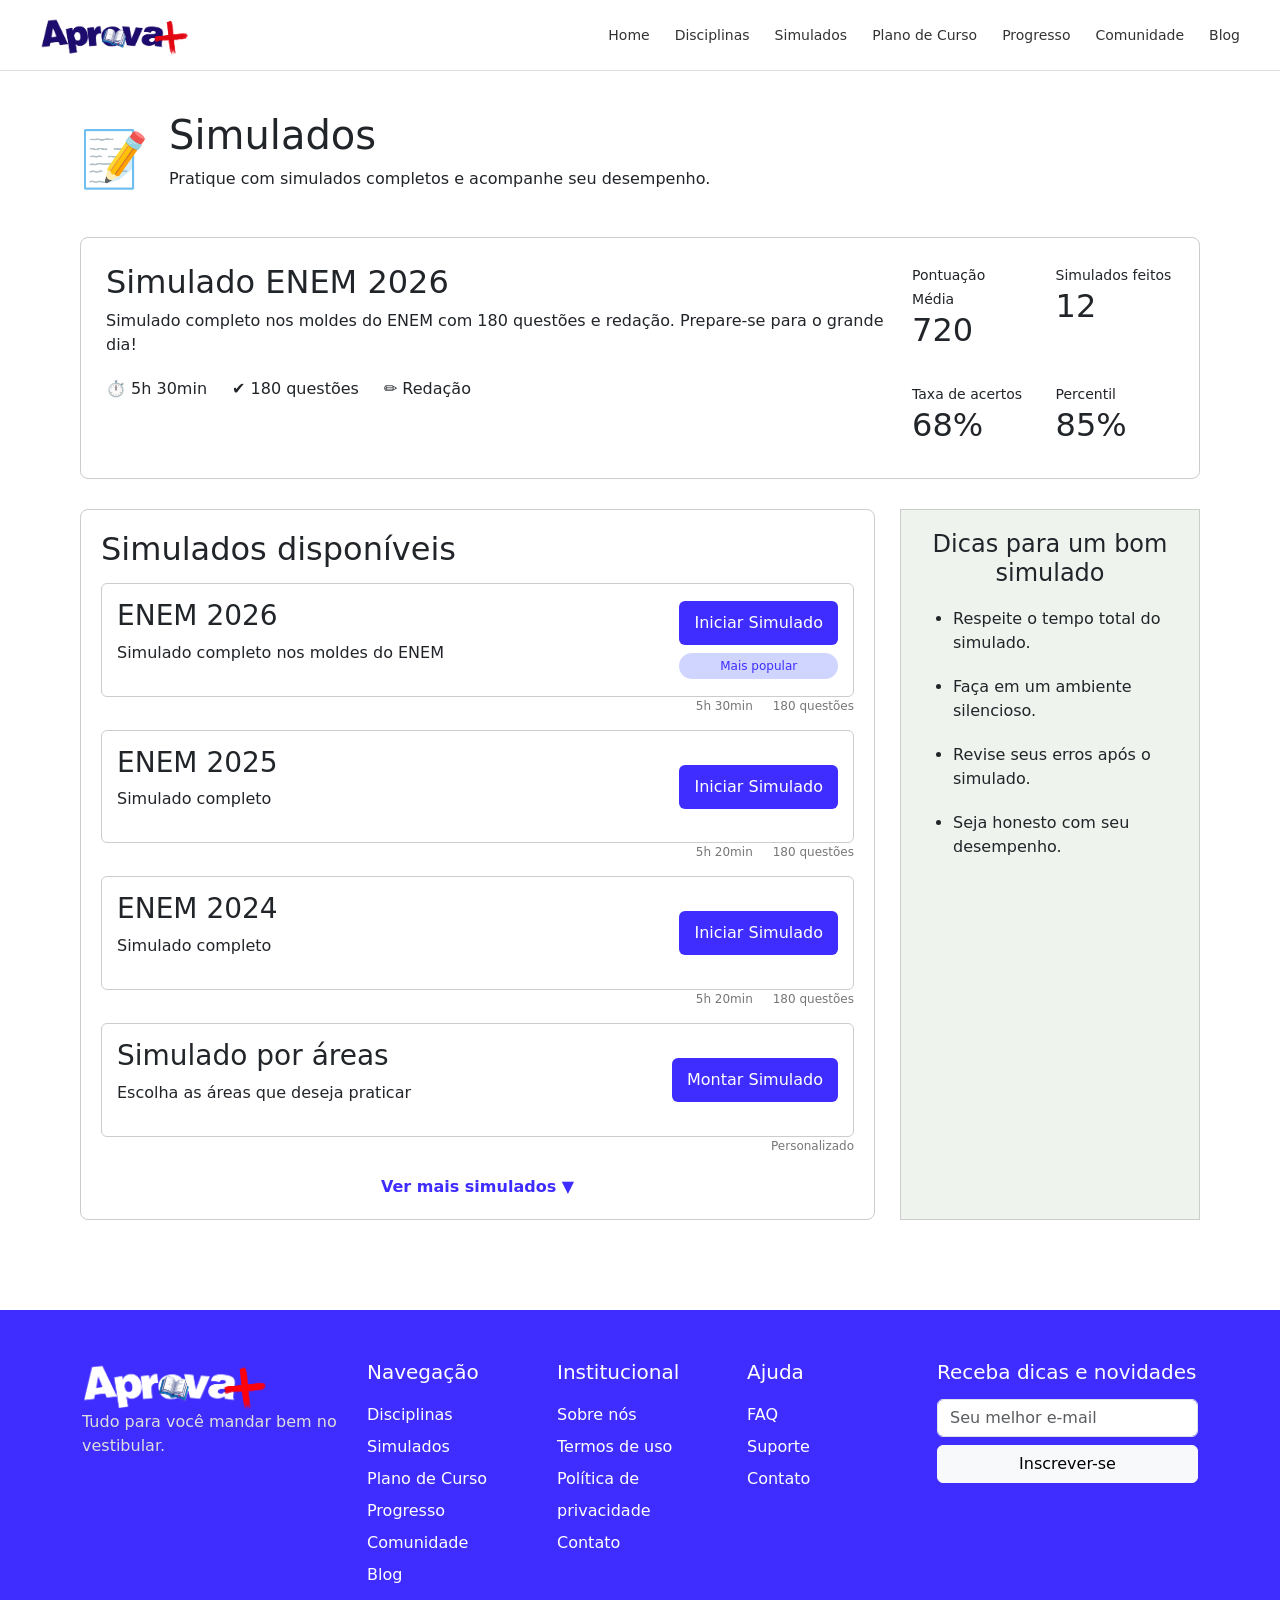
<file: pages/simulados.html>
<!DOCTYPE html>
<html lang="pt-BR">

<head>
    <meta charset="UTF-8">
    <meta name="viewport" content="width=device-width, initial-scale=1.0">
    <title>Simulados - Aprova+</title>

    <link rel="stylesheet" href="../css/stylesimulado.css">

    <link href="https://cdn.jsdelivr.net/npm/bootstrap@5.3.3/dist/css/bootstrap.min.css" rel="stylesheet">
</head>

<body>

    <header class="topo">

        <div class="logo">
            <img src="../img/logo.png.png" alt="Aprova+">
        </div>

        <nav class="menu">
            <a href="../index.html">Home</a>
            <a href="materia.html">Disciplinas</a>
            <a href="simulados.html">Simulados</a>
            <a href="plano.html">Plano de Curso</a>
            <a href="progresso.html">Progresso</a>
            <a href="../pages/comunidade.html">Comunidade</a>
            <a href="../pages/blog.html">Blog</a>
        </nav>

      

    </header>

    <main class="simulados-container">

        <section class="titulo">

            <div class="icone">
                📝
            </div>

            <div>
                <h1>Simulados</h1>
                <p>
                    Pratique com simulados completos e acompanhe seu desempenho.
                </p>
            </div>

        </section>

        <section class="simulado-destaque">

            <div class="simulado-info">

                <h2>Simulado ENEM 2026</h2>

                <p>
                    Simulado completo nos moldes do ENEM com 180 questões e redação.
                    Prepare-se para o grande dia!
                </p>

                <div class="dados">
                    <span>⏱ 5h 30min</span>
                    <span>✔ 180 questões</span>
                    <span>✏ Redação</span>
                </div>

            </div>

            <div class="estatisticas">

                <div>
                    <small>Pontuação Média</small>
                    <h2>720</h2>
                </div>

                <div>
                    <small>Simulados feitos</small>
                    <h2>12</h2>
                </div>

                <div>
                    <small>Taxa de acertos</small>
                    <h2>68%</h2>
                </div>

                <div>
                    <small>Percentil</small>
                    <h2>85%</h2>
                </div>

            </div>

        </section>

        <section class="conteudo-simulados">

            <div class="lista">

                <h2>Simulados disponíveis</h2>

                <div class="card-simulado">

                    <div>
                        <h3>ENEM 2026</h3>
                        <p>Simulado completo nos moldes do ENEM</p>
                    </div>

                    <div class="lado-direito">
                        <button>Iniciar Simulado</button>
                        <span class="popular">Mais popular</span>
                    </div>

                </div>

                <div class="infos-card">
                    <span>5h 30min</span>
                    <span>180 questões</span>
                </div>

                <div class="card-simulado">

                    <div>
                        <h3>ENEM 2025</h3>
                        <p>Simulado completo</p>
                    </div>

                    <button>Iniciar Simulado</button>

                </div>

                <div class="infos-card">
                    <span>5h 20min</span>
                    <span>180 questões</span>
                </div>

                <div class="card-simulado">

                    <div>
                        <h3>ENEM 2024</h3>
                        <p>Simulado completo</p>
                    </div>

                    <button>Iniciar Simulado</button>

                </div>

                <div class="infos-card">
                    <span>5h 20min</span>
                    <span>180 questões</span>
                </div>

                <div class="card-simulado">

                    <div>
                        <h3>Simulado por áreas</h3>
                        <p>Escolha as áreas que deseja praticar</p>
                    </div>

                    <button>Montar Simulado</button>

                </div>

                <div class="infos-card">
                    <span>Personalizado</span>
                </div>

                <div class="mais">
                    Ver mais simulados ▼
                </div>

            </div>

            <aside class="dicas">

                <h4>Dicas para um bom simulado</h4>

                <ul>
                    <li>Respeite o tempo total do simulado.</li>
                    <li>Faça em um ambiente silencioso.</li>
                    <li>Revise seus erros após o simulado.</li>
                    <li>Seja honesto com seu desempenho.</li>
                </ul>

            </aside>

        </section>

    </main>

    <footer>

        <div class="container">

            <div class="row">

                <div class="col-md-3">

                    <img src="../img/logo aprova+ branca.png" height="50" alt="">

                    <p>
                        Tudo para você mandar bem no vestibular.
                    </p>


                </div>

                <div class="col-md-2">

                    <h5>Navegação</h5>

                    <a href="../pages/materia.html">Disciplinas</a><br>
                    <a href="../pages/simulados.html">Simulados</a><br>
                    <a href="../pages/plano.html">Plano de Curso</a><br>
                    <a href="../pages/progresso.html">Progresso</a><br>
                    <a href="../pages/comunidade.html">Comunidade</a><br>
                    <a href="../pages/blog.html">Blog</a>

                </div>

                <div class="col-md-2">

                    <h5>Institucional</h5>

                    <a href="#">Sobre nós</a><br>
                    <a href="#">Termos de uso</a><br>
                    <a href="#">Política de privacidade</a><br>
                    <a href="#">Contato</a>

                </div>

                <div class="col-md-2">

                    <h5>Ajuda</h5>

                    <a href="#">FAQ</a><br>
                    <a href="#">Suporte</a><br>
                    <a href="#">Contato</a>

                </div>

                <div class="col-md-3">

                    <h5>Receba dicas e novidades</h5>

                    <input type="email"
                           class="form-control mb-2"
                           placeholder="Seu melhor e-mail">

                    <button class="btn btn-light w-100">
                        Inscrever-se
                    </button>

                </div>

            </div>

        </div>

    </footer>

</body>
</html>
</file>
<file: css/style.css>
*{
    margin:0;
    padding:0;
    box-sizing:border-box;
}

body{
    font-family: Arial, Helvetica, sans-serif;
    background:#f5f5f5;
    color:#222;
}

a{
    text-decoration:none;
}



.navbar{
    padding:15px 0;
}

.nav-link{
    color:#333 !important;
    font-size:14px;
    margin-left:15px;
}

.nav-link:hover{
    color:#4c31ff !important;
}



#hero{
    background:#ffffff;
    padding:50px 0;
}

#hero h1{
    font-size:55px;
    font-weight:700;
    line-height:1.1;
    margin-bottom:20px;
}

#hero p{
    color:#666;
    font-size:18px;
    margin-bottom:25px;
}

.btn-roxo{
    background:#4c31ff;
    color:white;
    padding:12px 25px;
    border-radius:6px;
    transition:.3s;
}

.btn-roxo:hover{
    background:#3720d9;
    color:white;
}

/* BUSCA */

.busca{
    padding:25px 0;
}

.busca input{
    max-width:900px;
    margin:auto;
    border:none;
    background:#ececec;
    padding:15px;
}



.atalhos{
    padding:20px 0 50px;
}

.atalho-card{
    background:#4c31ff;
    color:white;
    padding:25px;
    border-radius:10px;
    min-height:140px;
    transition:.3s;
}

.atalho-card:hover{
    transform:translateY(-5px);
}

.atalho-card h5{
    margin-bottom:15px;
    font-size:18px;
}

.atalho-card p{
    color:white;
    font-size:14px;
}

/* CONTINUE ESTUDANDO */

.continuar{
    padding:20px 0;
}

.continuar h2{
    font-size:24px;
    margin-bottom:25px;
}

.materia-card{
    background:white;
    padding:20px;
    border-radius:10px;
    box-shadow:0 2px 10px rgba(0,0,0,.08);
}

.materia-card h5{
    margin-bottom:5px;
}

.materia-card p{
    color:#777;
    font-size:14px;
}

.progress{
    height:8px;
    margin:15px 0;
}

.progress-bar{
    background:#4c31ff;
}



.destaques{
    padding:50px 0;
}

.banner-card{
    background:white;
    border-radius:12px;
    overflow:hidden;
    box-shadow:0 2px 10px rgba(0,0,0,.08);
}

.banner-card img{
    width:100%;
    height:220px;
    object-fit:cover;
}

.banner-card h4{
    padding:15px;
    font-size:18px;
}

/* PLANO DE ESTUDOS */

.plano-estudos{
    margin-top:50px;
    padding:50px;
    background:linear-gradient(
        135deg,
        #4c31ff,
        #6d57ff
    );
    color:white;
}

.plano-estudos h2{
    font-size:32px;
    margin-bottom:15px;
}

.plano-estudos p{
    color:white;
    margin-bottom:20px;
}

.plano-estudos .btn{
    font-weight:bold;
}




footer{
    background:#4c31ff;
    color:white;
    margin-top:60px;
    padding:50px 0;
}

footer h5{
    margin-bottom:15px;
}

footer a{
    color:white;
    line-height:2;
}

footer p{
    color:#ddd;
}

footer input{
    border:none;
}

footer .btn{
    font-weight:bold;
}



@media(max-width:991px){

    #hero{
        text-align:center;
    }

    #hero h1{
        font-size:40px;
    }

    .atalho-card{
        margin-bottom:20px;
    }

    .materia-card{
        margin-bottom:20px;
    }

    .banner-card{
        margin-bottom:20px;
    }

    .plano-estudos{
        text-align:center;
    }

}
</file>
<file: css/styleaula.css>
*{
    margin:0;
    padding:0;
    box-sizing:border-box;
    font-family:Arial, Helvetica, sans-serif;
}

body{
    background:#f5f5f5;
}



header{
    background:white;
    display:flex;
    justify-content:space-between;
    align-items:center;
    padding:15px 40px;
    border-bottom:1px solid #ddd;
}

.logo img{
    height:45px;
}

nav a{
    text-decoration:none;
    color:#333;
    margin-left:25px;
    font-size:14px;
}



main{
    padding:30px;
}

h1{
    margin-bottom:25px;
}


.abas{
    display:flex;
    justify-content:center;
    gap:40px;
    border-bottom:1px solid #ccc;
    margin-bottom:30px;
}

.abas a{
    text-decoration:none;
    color:#000;
    padding-bottom:10px;
}

.ativa{
    font-weight:bold;
}



.conteudo-geral{
    display:flex;
    gap:30px;
}

.menu-aulas{
    width:220px;
}

.aula{
    background:white;
    border:1px solid #ddd;
    padding:15px;
    margin-bottom:10px;
}

.aula h3{
    margin-bottom:5px;
}

.aula p{
    color:#777;
    font-size:14px;
}

.selecionada{
    border-left:5px solid #4a2dff;
}



.conteudo{
    flex:1;
    background:white;
    padding:20px;
}

.conteudo h2{
    margin-bottom:15px;
}

.conteudo p{
    margin-bottom:15px;
    color:#555;
}

.conteudo ul{
    margin-left:20px;
    margin-bottom:20px;
}

.grafico{
    width:100%;
    max-width:500px;
    display:block;
    margin:20px auto;
}



.lateral{
    width:250px;
}

.lateral h3{
    margin-bottom:10px;
}

.lateral ul{
    margin-left:20px;
    margin-bottom:30px;
}

.lateral li{
    margin-bottom:5px;
    color:#4a2dff;
}

.barra{
    width:100%;
    height:10px;
    background:#ddd;
    border-radius:10px;
    margin-top:10px;
}

.preenchimento{
    width:50%;
    height:100%;
    background:#4a2dff;
    border-radius:10px;
}

.btn-concluir,
.btn-proxima{
    width:100%;
    border:none;
    padding:12px;
    margin-top:15px;
    cursor:pointer;
    border-radius:5px;
}

.btn-concluir{
    background:#d8d2ff;
    color:#4a2dff;
}

.btn-proxima{
    background:#4a2dff;
    color:white;
}



footer{
    margin-top:40px;
    background:#4020e0;
    color:white;
    display:flex;
    justify-content:space-around;
    padding:40px;
}

footer h4{
    margin-bottom:10px;
}

footer p{
    margin-bottom:5px;
    font-size:14px;
}

.rodape-logo img{
    height:50px;
    margin-bottom:10px;
}
</file>
<file: css/styleblog.css>
*{
    margin:0;
    padding:0;
    box-sizing:border-box;
}

body{
    font-family:Arial, Helvetica, sans-serif;
    background:#f5f5f5;
}

.topo{
    background:white;
    display:flex;
    justify-content:space-between;
    align-items:center;
    padding:15px 40px;
    border-bottom:1px solid #ddd;
}

.logo img{
    height:40px;
}

.menu{
    display:flex;
    gap:25px;
}

.menu a{
    text-decoration:none;
    color:#333;
    font-size:14px;
}

.menu a:hover{
    color:#3f2cff;
}

.perfil{
    font-size:18px;
}



.container-blog{
    max-width:1200px;
    margin:auto;
    padding:40px;
}

.titulo-blog{
    display:flex;
    align-items:center;
    gap:20px;
    margin-bottom:30px;
}

.icone{
    font-size:55px;
}

.filtros{
    display:flex;
    justify-content:flex-end;
    gap:10px;
    margin-bottom:25px;
}

.filtros input,
.filtros select{
    padding:8px;
    border:1px solid #ccc;
    border-radius:4px;
}

.posts{
    display:flex;
    gap:20px;
}

.post-destaque{
    flex:1;
    background:white;
    border:1px solid #ccc;
    border-radius:8px;
    overflow:hidden;
}

.post-destaque img{
    width:100%;
    height:280px;
    object-fit:cover;
}

.conteudo-post{
    padding:20px;
}

.conteudo-post h2{
    margin-bottom:15px;
}

.conteudo-post p{
    margin-bottom:20px;
}

.posts-laterais{
    width:420px;
    display:flex;
    flex-direction:column;
    gap:15px;
}

.mini-post{
    display:flex;
    gap:15px;
    background:white;
    border:1px solid #ccc;
    border-radius:8px;
    padding:10px;
}

.mini-post img{
    width:120px;
    height:90px;
    object-fit:cover;
    border-radius:6px;
}

.mini-post h3{
    font-size:22px;
    margin-bottom:10px;
}

.mini-post p{
    font-size:14px;
    margin-bottom:10px;
}

.mini-post span{
    font-size:13px;
    color:#666;
}

/* FOOTER */

footer{
    background:#3f2cff;
    color:white;
    padding:50px 0;
    margin-top:50px;
}

footer h5{
    margin-bottom:15px;
}

footer a{
    color:white;
    text-decoration:none;
    line-height:2;
}

footer p{
    color:#ddd;
}
</file>
<file: css/stylecomunidade.css>
*{
    margin:0;
    padding:0;
    box-sizing:border-box;
}

body{
    font-family:Arial, Helvetica, sans-serif;
    background:#f5f5f5;
}



.topo{
    background:white;
    display:flex;
    justify-content:space-between;
    align-items:center;
    padding:15px 40px;
    border-bottom:1px solid #ddd;
}

.logo img{
    height:40px;
}

.menu{
    display:flex;
    gap:25px;
}

.menu a{
    text-decoration:none;
    color:#333;
    font-size:14px;
}

.menu a:hover{
    color:#3f2cff;
}

.perfil{
    font-size:18px;
}



.container-comunidade{
    max-width:1200px;
    margin:auto;
    padding:40px;
}

.cabecalho h1{
    font-size:40px;
}

.cabecalho p{
    margin-bottom:20px;
}

.acoes{
    display:flex;
    justify-content:space-between;
    gap:20px;
}

.acoes input{
    flex:1;
    padding:12px;
    border:1px solid #ccc;
    border-radius:6px;
}

.acoes button{
    background:#1428b8;
    color:white;
    border:none;
    padding:12px 25px;
    border-radius:6px;
}



.topicos{
    background:white;
    border:1px solid #ccc;
    border-radius:8px;
    padding:20px;
    margin-top:25px;
}

.cards-topicos{
    display:grid;
    grid-template-columns:repeat(4,1fr);
    gap:15px;
    margin-top:15px;
}

.card-topico{
    border:1px solid #ccc;
    padding:15px;
    border-radius:6px;
    min-height:150px;
}

.card-topico h4{
    margin-bottom:15px;
}

.card-topico span{
    display:block;
    margin-top:20px;
    font-size:13px;
    color:#666;
}



.conteudo{
    display:flex;
    gap:25px;
    margin-top:30px;
}

.discussoes{
    flex:1;
    background:white;
    border:1px solid #ccc;
    border-radius:8px;
    padding:20px;
}

.post{
    border:1px solid #ccc;
    padding:15px;
    border-radius:6px;
    margin-top:15px;

    display:flex;
    justify-content:space-between;
    align-items:center;
}

.post p{
    margin-top:5px;
    font-size:13px;
    color:#666;
}



.membros{
    width:320px;
    background:white;
    border:1px solid #ccc;
    border-radius:8px;
    padding:20px;
}

.membro{
    padding:15px 0;
    border-bottom:1px solid #eee;
}

.ver-todos{
    display:block;
    text-align:right;
    margin-top:15px;
    text-decoration:none;
    color:#1428b8;
    font-weight:bold;
}



footer{
    background:#3f2cff;
    color:white;
    padding:50px 0;
    margin-top:50px;
}

footer h5{
    margin-bottom:15px;
}

footer a{
    color:white;
    text-decoration:none;
    line-height:2;
}

footer p{
    color:#ddd;
}
</file>
<file: css/stylecontato.css>
*{
    margin:0;
    padding:0;
    box-sizing:border-box;
}

body{
    font-family:Arial, Helvetica, sans-serif;
    background:#f5f5f5;
}


.topo{
    background:white;
    display:flex;
    justify-content:space-between;
    align-items:center;
    padding:15px 40px;
    border-bottom:1px solid #ddd;
}

.logo img{
    height:40px;
}

.menu{
    display:flex;
    gap:25px;
}

.menu a{
    text-decoration:none;
    color:#333;
    font-size:14px;
}

.menu a:hover{
    color:#3f2cff;
}

.perfil{
    font-size:18px;
}


.container-contato{
    max-width:1200px;
    margin:auto;
    padding:40px;
}

.titulo{
    display:flex;
    align-items:center;
    gap:20px;
    margin-bottom:30px;
}

.icone{
    font-size:55px;
}

.conteudo-contato{
    display:flex;
    gap:30px;
}

.formulario{
    flex:1;
    background:#e9e9e9;
    padding:30px;
    border-radius:8px;
}

.formulario h2{
    margin-bottom:25px;
}

.formulario form{
    display:flex;
    flex-direction:column;
}

.formulario label{
    margin-top:15px;
    margin-bottom:5px;
    font-weight:bold;
}

.formulario input,
.formulario textarea{
    padding:12px;
    border:none;
    border-radius:6px;
}

.formulario textarea{
    height:140px;
    resize:none;
}

.formulario button{
    margin-top:20px;
    background:#1428b8;
    color:white;
    border:none;
    padding:12px;
    border-radius:6px;
    cursor:pointer;
}

.info-contato{
    width:320px;
    background:#e9e9e9;
    padding:25px;
    border-radius:8px;
}

.info-contato h4{
    margin-bottom:25px;
}

.item{
    display:flex;
    gap:15px;
    margin-bottom:25px;
}

.item span{
    font-size:30px;
}



footer{
    background:#3f2cff;
    color:white;
    padding:50px 0;
    margin-top:50px;
}

footer h5{
    margin-bottom:15px;
}

footer a{
    color:white;
    text-decoration:none;
    line-height:2;
}

footer p{
    color:#ddd;
}
</file>
<file: css/stylemat.css>
.topo{
    background: white;
    height: 70px;
    padding: 0 40px;

    display: flex;
    justify-content: space-between;
    align-items: center;

    border-bottom: 1px solid #dcdcdc;
}

.logo img{
    height: 40px;
}

.menu{
    display: flex;
    gap: 30px;
}

.menu a{
    text-decoration: none;
    color: #333;
    font-size: 14px;
    transition: 0.3s;
}

.menu a:hover{
    color: #4020e0;
}



.materia-page{
    display:flex;
    gap:30px;
    padding:40px;
    background:#f5f5f5;
    max-width:1400px;
    margin:auto;
}

.menu-lateral{
    width:250px;
    background:white;
    padding:20px;
    border-radius:12px;
}


.conteudo{
    flex:1;
}

.sidebar{
    width:300px;
}

.abas{
    display:flex;
    gap:10px;
    margin:20px 0;
}

.abas button{
    border:none;
    padding:12px 20px;
    background:#4c31ff;
    color:white;
    border-radius:8px;
}

.aula{
    background:white;
    padding:20px;
    border-radius:12px;
    margin-bottom:15px;
}

.card-sidebar{
    background:white;
    padding:20px;
    border-radius:12px;
    margin-bottom:15px;
}

.progresso-circular{
    width:140px;
    height:140px;
    border-radius:50%;
    background:conic-gradient(#4c31ff 75%, #ddd 0);
    display:flex;
    align-items:center;
    justify-content:center;
    margin:auto;
}

.progresso-circular span{
    width:100px;
    height:100px;
    background:white;
    border-radius:50%;
    display:flex;
    align-items:center;
    justify-content:center;
    font-weight:bold;
}

footer{
    background:#4c31ff;
    color:white;
    margin-top:60px;
    padding:50px 0;
}

footer h5{
    margin-bottom:15px;
}

footer a{
    color:white;
    line-height:2;
}

footer p{
    color:#ddd;
}

footer input{
    border:none;
}

footer .btn{
    font-weight:bold;
}
.link-aula{
    text-decoration:none;
    color:inherit;
    display:block;
}

.link-aula:hover .aula{
    transform:translateY(-3px);
    transition:0.3s;
    box-shadow:0 4px 12px rgba(0,0,0,0.15);
}
</file>
<file: css/styleplano.css>
*{
    margin:0;
    padding:0;
    box-sizing:border-box;
}

body{
    font-family:Arial, Helvetica, sans-serif;
    background:#f5f5f5;
}


header{
    background:white;
    display:flex;
    justify-content:space-between;
    align-items:center;
    padding:15px 40px;
    border-bottom:1px solid #ddd;
}

.logo{
    height:45px;
}

nav a{
    text-decoration:none;
    color:#333;
    margin-left:20px;
    font-size:14px;
}



.plano-container{
    width:90%;
    margin:auto;
    padding:40px 0;
}

.titulo h1{
    font-size:36px;
    margin-bottom:10px;
}

.titulo p{
    color:#777;
    margin-bottom:40px;
}



.plano-atual{
    display:flex;
    justify-content:space-between;
    align-items:center;
    margin-bottom:50px;
}

.curso{
    display:flex;
    gap:20px;
    align-items:center;
}

.icone{
    width:70px;
    height:70px;
    border-radius:50%;
    background:#c7e6eb;
    display:flex;
    justify-content:center;
    align-items:center;
    font-size:35px;
}

.resumo{
    background:#f0f0f0;
    padding:20px;
    border-radius:8px;
}

.resumo h5{
    margin-bottom:10px;
}

.editar{
    border:2px solid #2d4dff;
    background:white;
    color:#2d4dff;
    padding:10px 20px;
    border-radius:5px;
    cursor:pointer;
}



.cronograma h3{
    margin-bottom:20px;
}

.semana{
    background:#eaeaea;
    border-radius:8px;
    padding:15px;
    margin-bottom:12px;
    display:flex;
    align-items:center;
    gap:20px;
}

.semana span:first-child{
    font-size:28px;
}

.status{
    margin-left:auto;
    padding:5px 15px;
    border-radius:20px;
    font-size:13px;
}

.verde{
    background:#b9e7b9;
    color:#0f6f0f;
}

.azul{
    background:#d9d9ff;
    color:#2d2dff;
}

.cinza{
    background:#ddd;
    color:#777;
}

.seta{
    font-size:20px;
    color:#666;
}



footer{
    background:#3418d4;
    color:white;
    padding:50px 0;
}

footer a{
    text-decoration:none;
    color:white;
    font-size:14px;
}

footer h5{
    margin-bottom:15px;
}

footer p{
    margin-top:10px;
}
</file>
<file: css/styleprogresso.css>
*{
    margin:0;
    padding:0;
    box-sizing:border-box;
}

body{
    font-family:Arial, Helvetica, sans-serif;
    background:#f5f5f5;
}

.topo{
    background:white;
    display:flex;
    justify-content:space-between;
    align-items:center;
    padding:15px 40px;
    border-bottom:1px solid #ddd;
}

.logo img{
    height:40px;
}

.menu{
    display:flex;
    gap:25px;
}

.menu a{
    text-decoration:none;
    color:#333;
}

.container-progresso{
    max-width:1200px;
    margin:auto;
    padding:40px 20px;
}

.titulo{
    display:flex;
    align-items:center;
    gap:20px;
    margin-bottom:30px;
}

.icone{
    font-size:60px;
}

.cards{
    display:grid;
    grid-template-columns:repeat(4,1fr);
    gap:15px;
    margin-bottom:30px;
}

.card-info{
    background:white;
    padding:20px;
    border-radius:12px;
    text-align:center;
}

.circulo{
    width:120px;
    height:120px;
    border-radius:50%;
    background:conic-gradient(#3e29ff 90%, #ddd 0);
    display:flex;
    align-items:center;
    justify-content:center;
    margin:15px auto;
}

.circulo span{
    width:90px;
    height:90px;
    background:white;
    border-radius:50%;
    display:flex;
    align-items:center;
    justify-content:center;
    font-size:24px;
    font-weight:bold;
}

.conteudo{
    display:flex;
    gap:20px;
}

.materias{
    flex:1;
    background:white;
    padding:25px;
    border-radius:12px;
}

.linha{
    display:flex;
    justify-content:space-between;
    margin-top:20px;
}

.barra{
    height:8px;
    background:#ddd;
    border-radius:20px;
    margin-top:8px;
}

.preenchimento{
    height:100%;
    background:#3e29ff;
    border-radius:20px;
}

.p75{width:75%;}
.p90{width:90%;}
.p65{width:65%;}
.p50{width:50%;}
.p80{width:80%;}
.p72{width:72%;}
.p60{width:60%;}
.p85{width:85%;}

.conquistas{
    width:320px;
    background:white;
    padding:20px;
    border-radius:12px;
}

.item{
    display:flex;
    gap:15px;
    margin-top:20px;
}

.motivacao{
    margin-top:30px;
    background:#c8bcff;
    border-radius:12px;
    padding:25px;
    display:flex;
    justify-content:space-between;
    align-items:center;
}

.icone-motivacao{
    font-size:45px;
}

.motivacao button{
    background:white;
    color:#3e29ff;
    border:1px solid #3e29ff;
    padding:10px 20px;
    border-radius:6px;
    cursor:pointer;
}

footer{
    background:#3e29ff;
    color:white;
    margin-top:50px;
    padding:50px 0;
}

footer a{
    color:white;
    text-decoration:none;
}

footer p{
    color:#ddd;
}
</file>
<file: css/stylesimulado.css>
*{
    margin:0;
    padding:0;
    box-sizing:border-box;
}

body{
    font-family:Arial, Helvetica, sans-serif;
    background:#f5f5f5;
}

.topo{
    background:white;
    display:flex;
    justify-content:space-between;
    align-items:center;
    padding:15px 40px;
    border-bottom:1px solid #ddd;
}

.logo img{
    height:40px;
}

.menu{
    display:flex;
    gap:25px;
}

.menu a{
    text-decoration:none;
    color:#333;
    font-size:14px;
}

.menu a:hover{
    color:#3f2cff;
}

.icones{
    font-size:18px;
}

.simulados-container{
    max-width:1200px;
    margin:auto;
    padding:40px;
}

.titulo{
    display:flex;
    align-items:center;
    gap:20px;
    margin-bottom:30px;
}

.icone{
    font-size:55px;
}

.simulado-destaque{
    background:white;
    border:1px solid #ccc;
    border-radius:8px;
    padding:25px;
    display:flex;
    justify-content:space-between;
    margin-bottom:30px;
}

.dados{
    display:flex;
    gap:25px;
    margin-top:20px;
}

.estatisticas{
    display:grid;
    grid-template-columns:1fr 1fr;
    gap:25px;
}

.conteudo-simulados{
    display:flex;
    gap:25px;
}

.lista{
    flex:1;
    background:white;
    border:1px solid #ccc;
    border-radius:8px;
    padding:20px;
}

.card-simulado{
    border:1px solid #ccc;
    border-radius:6px;
    padding:15px;
    margin-top:15px;
    display:flex;
    justify-content:space-between;
    align-items:center;
}

.card-simulado button{
    background:#3f2cff;
    color:white;
    border:none;
    padding:10px 15px;
    border-radius:6px;
    cursor:pointer;
}

.lado-direito{
    display:flex;
    flex-direction:column;
    gap:8px;
}

.popular{
    background:#cfd5ff;
    color:#3f2cff;
    padding:4px 10px;
    border-radius:20px;
    font-size:12px;
    text-align:center;
}

.infos-card{
    display:flex;
    justify-content:flex-end;
    gap:20px;
    font-size:12px;
    color:#777;
    margin-bottom:10px;
}

.mais{
    text-align:center;
    margin-top:20px;
    color:#3f2cff;
    font-weight:bold;
    cursor:pointer;
}

.dicas{
    width:300px;
    background:#eef3ee;
    border:1px solid #ccc;
    padding:20px;
}

.dicas h4{
    text-align:center;
    margin-bottom:20px;
}

.dicas li{
    margin-bottom:20px;
}

footer{
    background:#3f2cff;
    color:white;
    padding:50px 0;
    margin-top:50px;
}

footer a{
    color:white;
    text-decoration:none;
    line-height:2;
}

footer p{
    color:#ddd;
}

footer h5{
    margin-bottom:15px;
}
</file>
